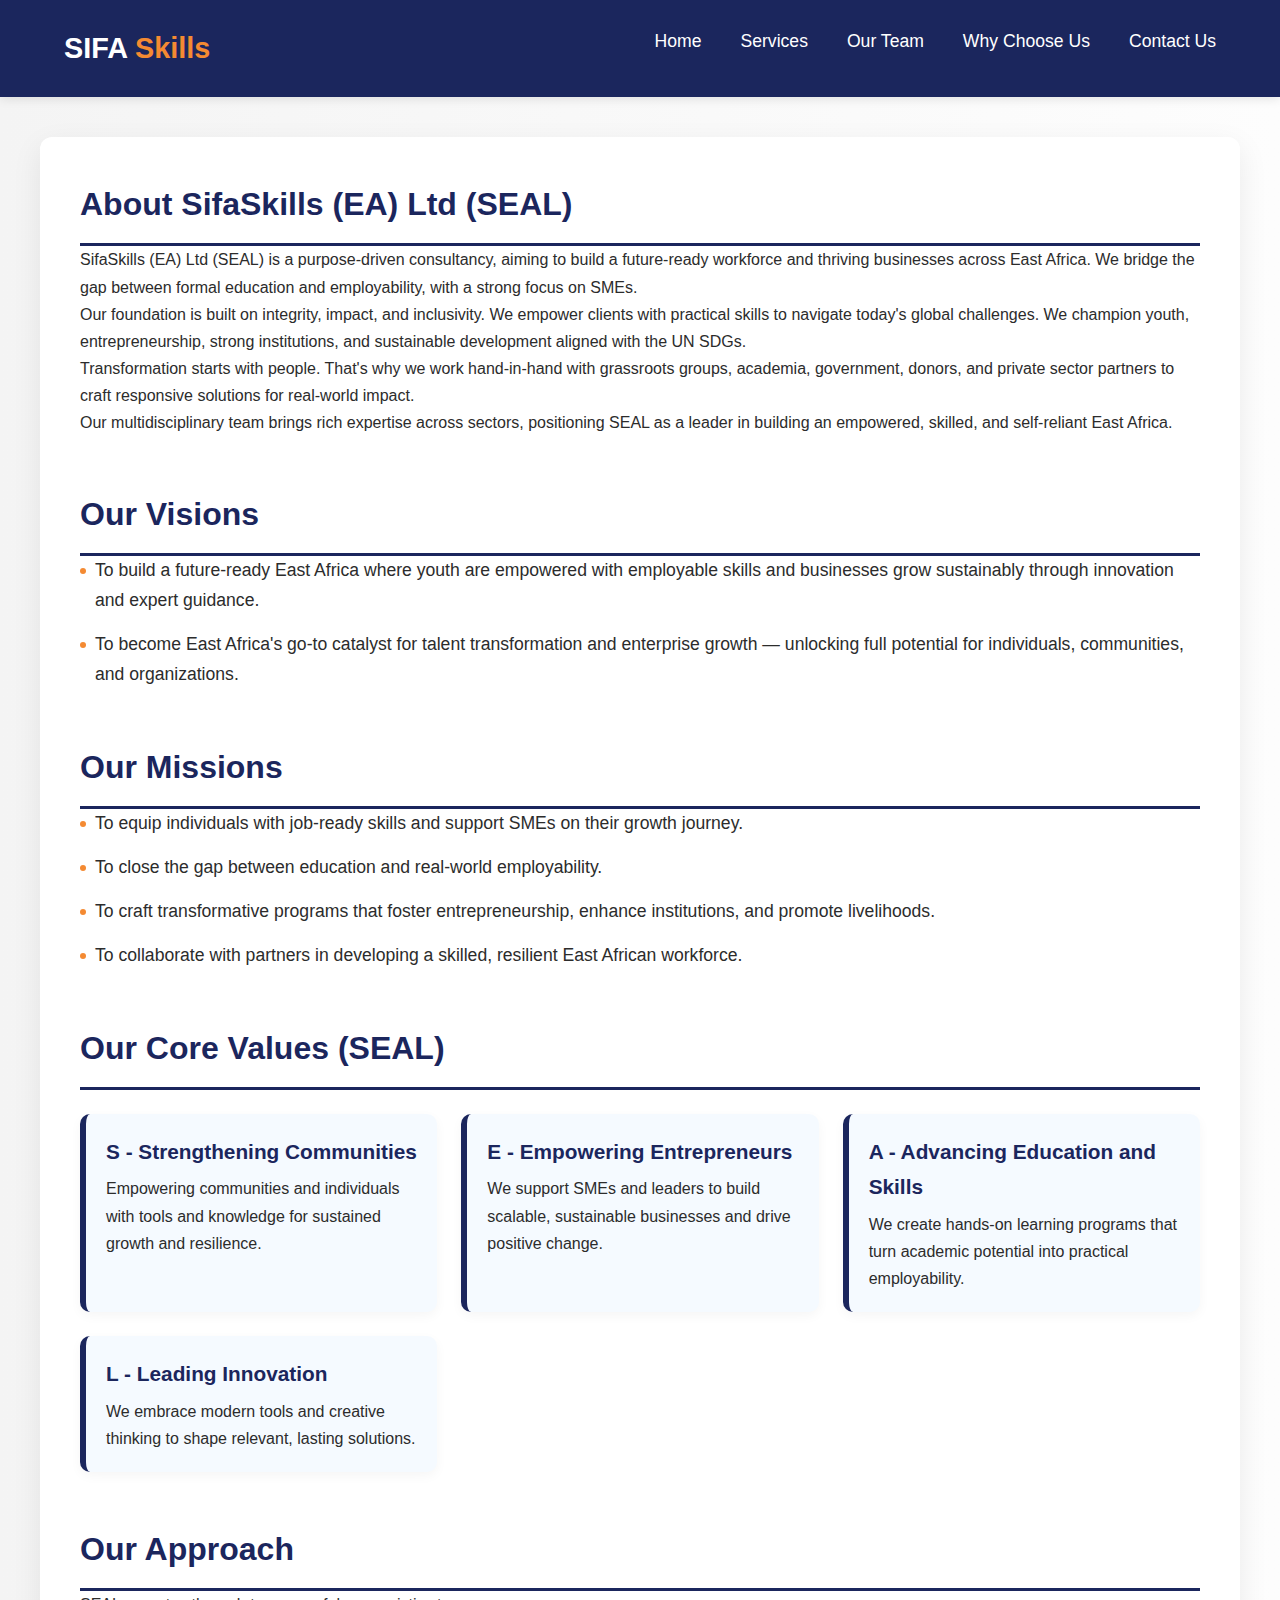
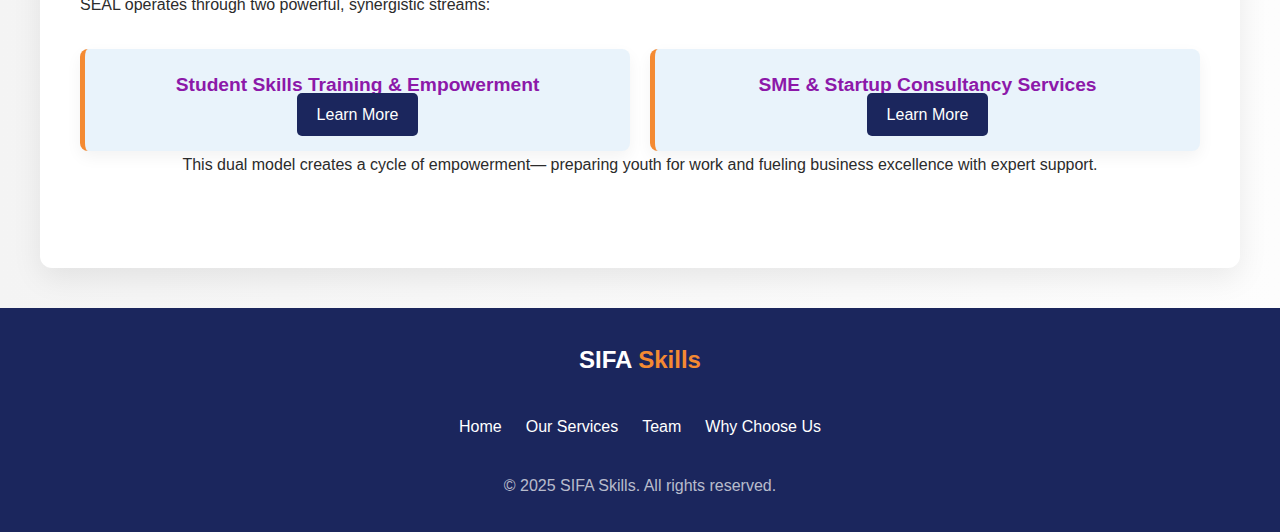
<file: about.html>
<!DOCTYPE html>
<html lang="en">
<head>
  <meta charset="UTF-8" />
  <meta name="viewport" content="width=device-width, initial-scale=1.0"/>
  <link rel="stylesheet" href="style.css" />
  <title>About SifaSkills</title>

</head>
<body>
    <!-- Header -->
    <header class="sifa-header">
        <div class="sifa-container">
            <nav class="sifa-navigation">
                <a href="#" class="sifa-logo">SIFA <span>Skills</span></a>
            <button class="hamburger" id="hamburger" aria-label="Toggle menu">
            <span class="bar"></span>
            <span class="bar"></span>
            <span class="bar"></span>
            </button>
                <ul class="sifa-nav-list">
                    <li class="sifa-nav-item"><a href="index.html" class="sifa-nav-link">Home</a></li>
                    <li class="sifa-nav-item"><a href="services.html" class="sifa-nav-link">Services</a></li>
                    <li class="sifa-nav-item"><a href="team.html" class="sifa-nav-link">Our Team</a></li>                        
                    <li class="sifa-nav-item"><a href="Whyus.html" class="sifa-nav-link">Why Choose Us</a></li>
                    <li class="sifa-nav-item"><a href="contact.html" class="sifa-nav-link">Contact Us</a></li>                                    
                </ul>
            </nav>
        </div>
    </header>
<!-- About Us -->
  <div class="container">

    <section id="sifaskills-overview" aria-labelledby="sifaskills-overview-heading">
      <h2 id="sifaskills-overview-heading">About SifaSkills (EA) Ltd (SEAL)</h2>
      <p>SifaSkills (EA) Ltd (SEAL) is a purpose-driven consultancy, aiming to build a future-ready workforce and thriving businesses across East Africa. We bridge the gap between formal education and employability, with a strong focus on SMEs.</p>
      <p>Our foundation is built on integrity, impact, and inclusivity. We empower clients with practical skills to navigate today's global challenges. We champion youth, entrepreneurship, strong institutions, and sustainable development aligned with the UN SDGs.</p>
      <p>Transformation starts with people. That's why we work hand-in-hand with grassroots groups, academia, government, donors, and private sector partners to craft responsive solutions for real-world impact.</p>
      <p>Our multidisciplinary team brings rich expertise across sectors, positioning SEAL as a leader in building an empowered, skilled, and self-reliant East Africa.</p>
    </section>
<!-- Vision -->
    <section id="sifaskills-vision-statements" aria-labelledby="sifaskills-vision-statements-heading">
      <h2 id="sifaskills-vision-statements-heading">Our Visions</h2>
      <ul>
        <li>To build a future-ready East Africa where youth are empowered with employable skills and businesses grow sustainably through innovation and expert guidance.</li>
        <li>To become East Africa's go-to catalyst for talent transformation and enterprise growth — unlocking full potential for individuals, communities, and organizations.</li>
      </ul>
    </section>
<!-- Mission -->
    <section id="sifaskills-mission-statements" aria-labelledby="sifaskills-mission-statements-heading">
      <h2 id="sifaskills-mission-statements-heading">Our Missions</h2>
      <ul>
        <li>To equip individuals with job-ready skills and support SMEs on their growth journey.</li>
        <li>To close the gap between education and real-world employability.</li>
        <li>To craft transformative programs that foster entrepreneurship, enhance institutions, and promote livelihoods.</li>
        <li>To collaborate with partners in developing a skilled, resilient East African workforce.</li>
      </ul>
    </section>
<!-- Core Values -->
    <section id="sifaskills-core-principles" aria-labelledby="sifaskills-core-principles-heading">
      <h2 id="sifaskills-core-principles-heading">Our Core Values (SEAL)</h2>
      <div class="core-values-grid">
        <div class="core-value-item">
          <strong>S - Strengthening Communities</strong>
          <p>Empowering communities and individuals with tools and knowledge for sustained growth and resilience.</p>
        </div>
        <div class="core-value-item">
          <strong>E - Empowering Entrepreneurs</strong>
          <p>We support SMEs and leaders to build scalable, sustainable businesses and drive positive change.</p>
        </div>
        <div class="core-value-item">
          <strong>A - Advancing Education and Skills</strong>
          <p>We create hands-on learning programs that turn academic potential into practical employability.</p>
        </div>
        <div class="core-value-item">
          <strong>L - Leading Innovation</strong>
          <p>We embrace modern tools and creative thinking to shape relevant, lasting solutions.</p>
        </div>
      </div>
    </section>
<!-- Our Approach -->
    <section id="sifaskills-operational-approach" aria-labelledby="sifaskills-operational-approach-heading">
      <h2 id="sifaskills-operational-approach-heading">Our Approach</h2>
      <p>SEAL operates through two powerful, synergistic streams:</p>
      <div class="approach-streams">
        <div class="approach-stream">
          <h4>Student Skills Training & Empowerment</h4>
          <div class="learn-more-link">
            <a href="services.html">Learn More</a>
          </div>
        </div>
        <div class="approach-stream">
          <h4>SME & Startup Consultancy Services</h4>
          <div class="learn-more-link">
            <a href="services.html">Learn More</a>
          </div>
        </div>
      </div>
      <p style="text-align: center;">This dual model creates a cycle of empowerment— preparing youth for work and fueling business excellence with expert support.</p>
    </section>

  </div>
        <!-- Footer -->
    <footer class="sifa-footer">
        <div class="sifa-container">
            <div class="sifa-footer-container">
                <div class="sifa-footer-logo">SIFA <span>Skills</span></div>
                <div class="sifa-footer-links">
                    <a href="#" class="sifa-footer-link">Home</a>
                    <a href="#" class="sifa-footer-link">Our Services</a>
                    <a href="#" class="sifa-footer-link">Team</a>
                    <a href="#" class="sifa-footer-link">Why Choose Us </a>
                </div>
                <div class="sifa-copyright">© 2025 SIFA Skills. All rights reserved.</div>
            </div>
        </div>
    </footer>
      <script src="script.js"></script>
</body>
</html>
</file>
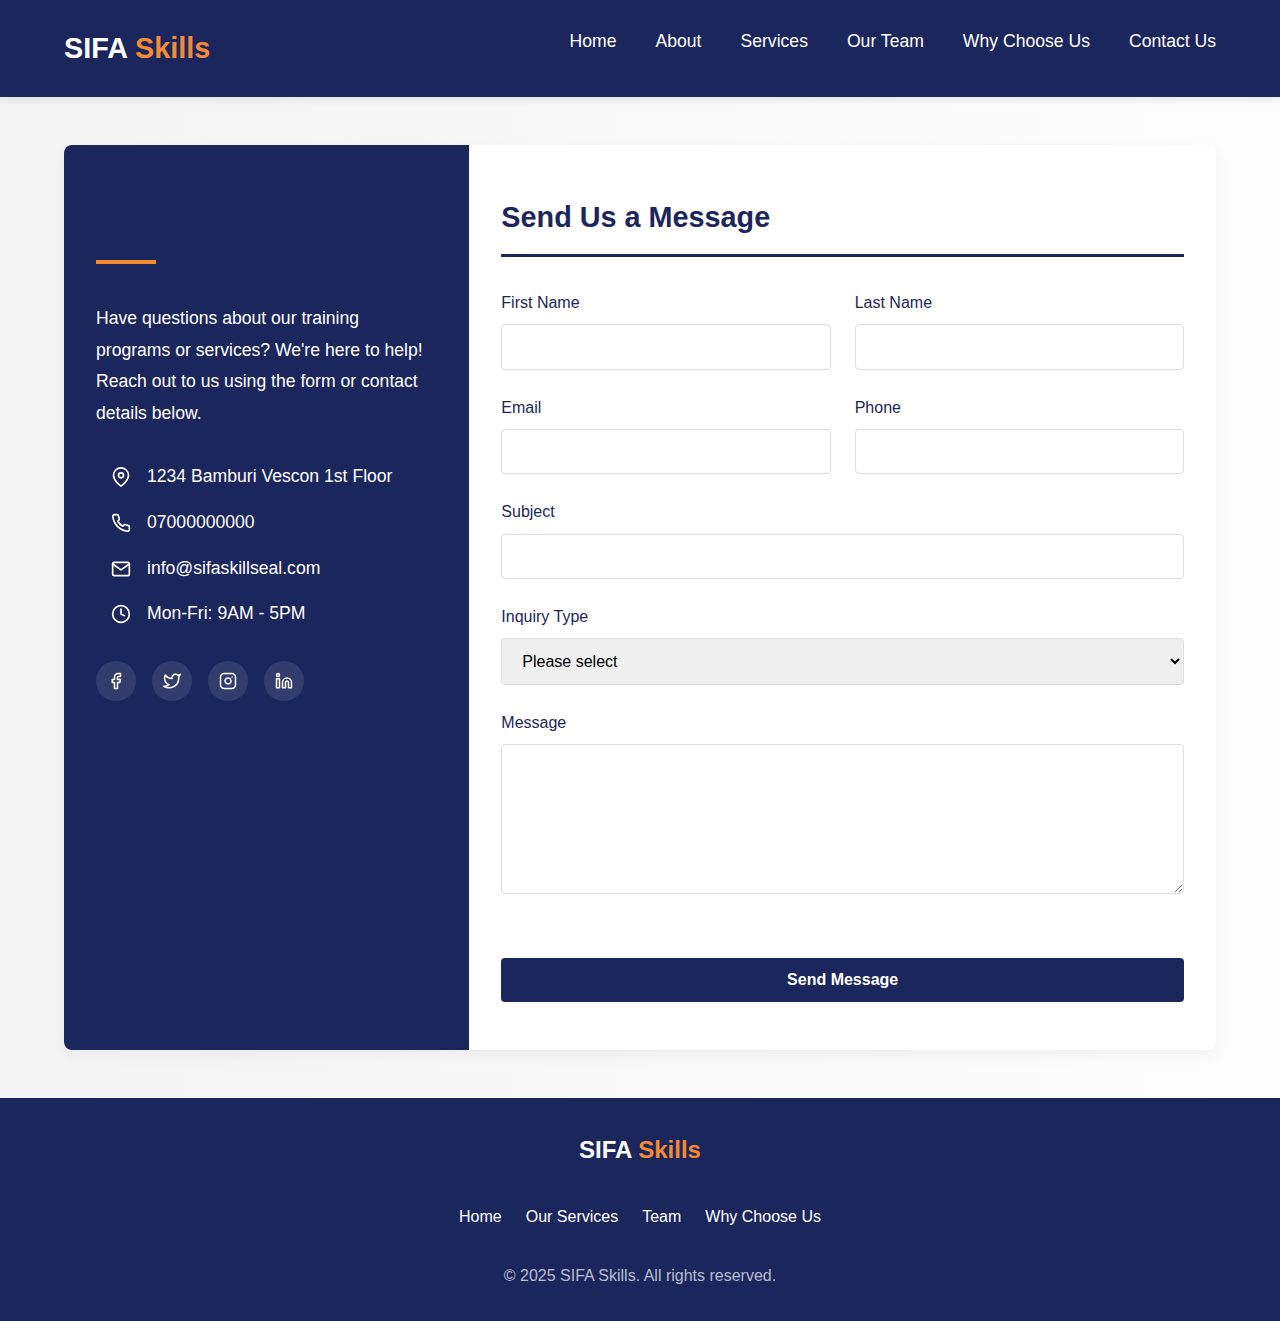
<file: contact.html>
<!DOCTYPE html>
<html lang="en">
<head>
    <meta charset="UTF-8">
    <meta name="viewport" content="width=device-width, initial-scale=1.0">
    <link rel="stylesheet" href="style.css">
    <title>SIFA Skills - Contact Us</title>

</head>
<body>
    <!-- Header -->
    <header class="sifa-header">
        <div class="sifa-container">
            <nav class="sifa-navigation">
                <a href="#" class="sifa-logo">SIFA <span>Skills</span></a>
            <button class="hamburger" id="hamburger" aria-label="Toggle menu">
            <span class="bar"></span>
            <span class="bar"></span>
            <span class="bar"></span>
            </button>
                <ul class="sifa-nav-list">
                    <li class="sifa-nav-item"><a href="index.html" class="sifa-nav-link">Home</a></li>
                    <li class="sifa-nav-item"><a href="about.html" class="sifa-nav-link">About</a></li>
                    <li class="sifa-nav-item"><a href="services.html" class="sifa-nav-link">Services</a></li>
                    <li class="sifa-nav-item"><a href="team.html" class="sifa-nav-link">Our Team</a></li>                        
                    <li class="sifa-nav-item"><a href="Whyus.html" class="sifa-nav-link">Why Choose Us</a></li>
                    <li class="sifa-nav-item"><a href="contact.html" class="sifa-nav-link">Contact Us</a></li>                                    
                </ul>
            </nav>
        </div>
    </header>

    <!-- Main Content -->
    <main class="sifa-main">
        <div class="sifa-container">
            <div class="sifa-contact-wrapper">
                <!-- Contact Information -->
                <div class="sifa-contact-info">
                    <h2 class="sifa-contact-title">Get in Touch</h2>
                    <p class="sifa-contact-text">
                        Have questions about our training programs or services? We're here to help! Reach out to us using the form or contact details below.
                    </p>
                    <ul class="sifa-contact-details">
                        <li class="sifa-contact-item">
                            <svg class="sifa-contact-icon" xmlns="http://www.w3.org/2000/svg" viewBox="0 0 24 24" fill="none" stroke="currentColor" stroke-width="2" stroke-linecap="round" stroke-linejoin="round">
                                <path d="M21 10c0 7-9 13-9 13s-9-6-9-13a9 9 0 0 1 18 0z"></path>
                                <circle cx="12" cy="10" r="3"></circle>
                            </svg>
                            <span>1234 Bamburi Vescon 1st Floor</span>
                        </li>
                        <li class="sifa-contact-item">
                            <svg class="sifa-contact-icon" xmlns="http://www.w3.org/2000/svg" viewBox="0 0 24 24" fill="none" stroke="currentColor" stroke-width="2" stroke-linecap="round" stroke-linejoin="round">
                                <path d="M22 16.92v3a2 2 0 0 1-2.18 2 19.79 19.79 0 0 1-8.63-3.07 19.5 19.5 0 0 1-6-6 19.79 19.79 0 0 1-3.07-8.67A2 2 0 0 1 4.11 2h3a2 2 0 0 1 2 1.72 12.84 12.84 0 0 0 .7 2.81 2 2 0 0 1-.45 2.11L8.09 9.91a16 16 0 0 0 6 6l1.27-1.27a2 2 0 0 1 2.11-.45 12.84 12.84 0 0 0 2.81.7A2 2 0 0 1 22 16.92z"></path>
                            </svg>
                            <span>07000000000</span>
                        </li>
                        <li class="sifa-contact-item">
                            <svg class="sifa-contact-icon" xmlns="http://www.w3.org/2000/svg" viewBox="0 0 24 24" fill="none" stroke="currentColor" stroke-width="2" stroke-linecap="round" stroke-linejoin="round">
                                <path d="M4 4h16c1.1 0 2 .9 2 2v12c0 1.1-.9 2-2 2H4c-1.1 0-2-.9-2-2V6c0-1.1.9-2 2-2z"></path>
                                <polyline points="22,6 12,13 2,6"></polyline>
                            </svg>
                            <span>info@sifaskillseal.com</span>
                        </li>
                        <li class="sifa-contact-item">
                            <svg class="sifa-contact-icon" xmlns="http://www.w3.org/2000/svg" viewBox="0 0 24 24" fill="none" stroke="currentColor" stroke-width="2" stroke-linecap="round" stroke-linejoin="round">
                                <circle cx="12" cy="12" r="10"></circle>
                                <polyline points="12 6 12 12 16 14"></polyline>
                            </svg>
                            <span>Mon-Fri: 9AM - 5PM</span>
                        </li>
                    </ul>
                    <div class="sifa-social-links">
                        <a href="#" class="sifa-social-link">
                            <svg xmlns="http://www.w3.org/2000/svg" width="18" height="18" viewBox="0 0 24 24" fill="none" stroke="currentColor" stroke-width="2" stroke-linecap="round" stroke-linejoin="round">
                                <path d="M18 2h-3a5 5 0 0 0-5 5v3H7v4h3v8h4v-8h3l1-4h-4V7a1 1 0 0 1 1-1h3z"></path>
                            </svg>
                        </a>
                        <a href="#" class="sifa-social-link">
                            <svg xmlns="http://www.w3.org/2000/svg" width="18" height="18" viewBox="0 0 24 24" fill="none" stroke="currentColor" stroke-width="2" stroke-linecap="round" stroke-linejoin="round">
                                <path d="M23 3a10.9 10.9 0 0 1-3.14 1.53 4.48 4.48 0 0 0-7.86 3v1A10.66 10.66 0 0 1 3 4s-4 9 5 13a11.64 11.64 0 0 1-7 2c9 5 20 0 20-11.5a4.5 4.5 0 0 0-.08-.83A7.72 7.72 0 0 0 23 3z"></path>
                            </svg>
                        </a>
                        <a href="#" class="sifa-social-link">
                            <svg xmlns="http://www.w3.org/2000/svg" width="18" height="18" viewBox="0 0 24 24" fill="none" stroke="currentColor" stroke-width="2" stroke-linecap="round" stroke-linejoin="round">
                                <rect x="2" y="2" width="20" height="20" rx="5" ry="5"></rect>
                                <path d="M16 11.37A4 4 0 1 1 12.63 8 4 4 0 0 1 16 11.37z"></path>
                                <line x1="17.5" y1="6.5" x2="17.51" y2="6.5"></line>
                            </svg>
                        </a>
                        <a href="#" class="sifa-social-link">
                            <svg xmlns="http://www.w3.org/2000/svg" width="18" height="18" viewBox="0 0 24 24" fill="none" stroke="currentColor" stroke-width="2" stroke-linecap="round" stroke-linejoin="round">
                                <path d="M16 8a6 6 0 0 1 6 6v7h-4v-7a2 2 0 0 0-2-2 2 2 0 0 0-2 2v7h-4v-7a6 6 0 0 1 6-6z"></path>
                                <rect x="2" y="9" width="4" height="12"></rect>
                                <circle cx="4" cy="4" r="2"></circle>
                            </svg>
                        </a>
                    </div>
                </div>
                
                <!-- Contact Form -->
                <div class="sifa-contact-form-container">
                    <h2 class="sifa-form-title">Send Us a Message</h2>
                    <form id="sifa-contact-form" class="sifa-contact-form">
                        <div class="sifa-form-group">
                            <label for="sifa-first-name" class="sifa-form-label">First Name</label>
                            <input type="text" id="sifa-first-name" class="sifa-form-input" required>
                        </div>
                        
                        <div class="sifa-form-group">
                            <label for="sifa-last-name" class="sifa-form-label">Last Name</label>
                            <input type="text" id="sifa-last-name" class="sifa-form-input" required>
                        </div>
                        
                        <div class="sifa-form-group">
                            <label for="sifa-email" class="sifa-form-label">Email</label>
                            <input type="email" id="sifa-email" class="sifa-form-input" required>
                        </div>
                        
                        <div class="sifa-form-group">
                            <label for="sifa-phone" class="sifa-form-label">Phone</label>
                            <input type="tel" id="sifa-phone" class="sifa-form-input">
                        </div>
                        
                        <div class="sifa-form-group sifa-form-group-full">
                            <label for="sifa-subject" class="sifa-form-label">Subject</label>
                            <input type="text" id="sifa-subject" class="sifa-form-input" required>
                        </div>
                        
                        <div class="sifa-form-group sifa-form-group-full">
                            <label for="sifa-inquiry-type" class="sifa-form-label">Inquiry Type</label>
                            <select id="sifa-inquiry-type" class="sifa-form-select" required>
                                <option value="">Please select</option>
                                <option value="services-info">Student Training</option>
                                <option value="enrollment">Empowerment</option>
                                <option value="Startup">Startup Services</option>
                                <option value="SME">Small & Medium Enterprises</option>
                                <option value="technical">Technical Support</option>
                                <option value="other">Other</option>
                            </select>
                        </div>
                        
                        <div class="sifa-form-group sifa-form-group-full">
                            <label for="sifa-message" class="sifa-form-label">Message</label>
                            <textarea id="sifa-message" class="sifa-form-textarea" required></textarea>
                        </div>
                        
                        <div id="sifa-form-message" class="sifa-form-message"></div>
                        
                        <button type="submit" class="sifa-submit-btn">Send Message</button>
                    </form>
                </div>
            </div>
        </div>
    </main>
    
    <!-- Footer -->
    <footer class="sifa-footer">
        <div class="sifa-container">
            <div class="sifa-footer-container">
                <div class="sifa-footer-logo">SIFA <span>Skills</span></div>
                <div class="sifa-footer-links">
                    <a href="#" class="sifa-footer-link">Home</a>
                    <a href="#" class="sifa-footer-link">Our Services</a>
                    <a href="#" class="sifa-footer-link">Team</a>
                    <a href="#" class="sifa-footer-link">Why Choose Us </a>
                </div>
                <div class="sifa-copyright">© 2025 SIFA Skills. All rights reserved.</div>
            </div>
        </div>
    </footer>
    <script src="script.js"></script>
    <script>
        document.addEventListener('DOMContentLoaded', function() {
            const sifaForm = document.getElementById('sifa-contact-form');
            const sifaFormMessage = document.getElementById('sifa-form-message');
            
            sifaForm.addEventListener('submit', function(e) {
                e.preventDefault();
                
                // Simulate form submission (in a real application, you would send data to server)
                const formData = new FormData(sifaForm);
                let isValid = true;
                
                // Simple validation
                for (const [key, value] of formData.entries()) {
                    const input = document.getElementById(key);
                    if (input && input.hasAttribute('required') && !value) {
                        isValid = false;
                        break;
                    }
                }
                
                // Display message based on validation
                sifaFormMessage.style.display = 'block';
                
                if (isValid) {
                    sifaFormMessage.className = 'sifa-form-message sifa-success';
                    sifaFormMessage.textContent = 'Your message has been sent successfully! We will get back to you soon.';
                    sifaForm.reset();
                } else {
                    sifaFormMessage.className = 'sifa-form-message sifa-error';
                    sifaFormMessage.textContent = 'Please fill in all required fields.';
                }
                
                // Hide message after 5 seconds
                setTimeout(() => {
                    sifaFormMessage.style.display = 'none';
                }, 5000);
            });
        });
    </script>
</body>
</html>
</file>
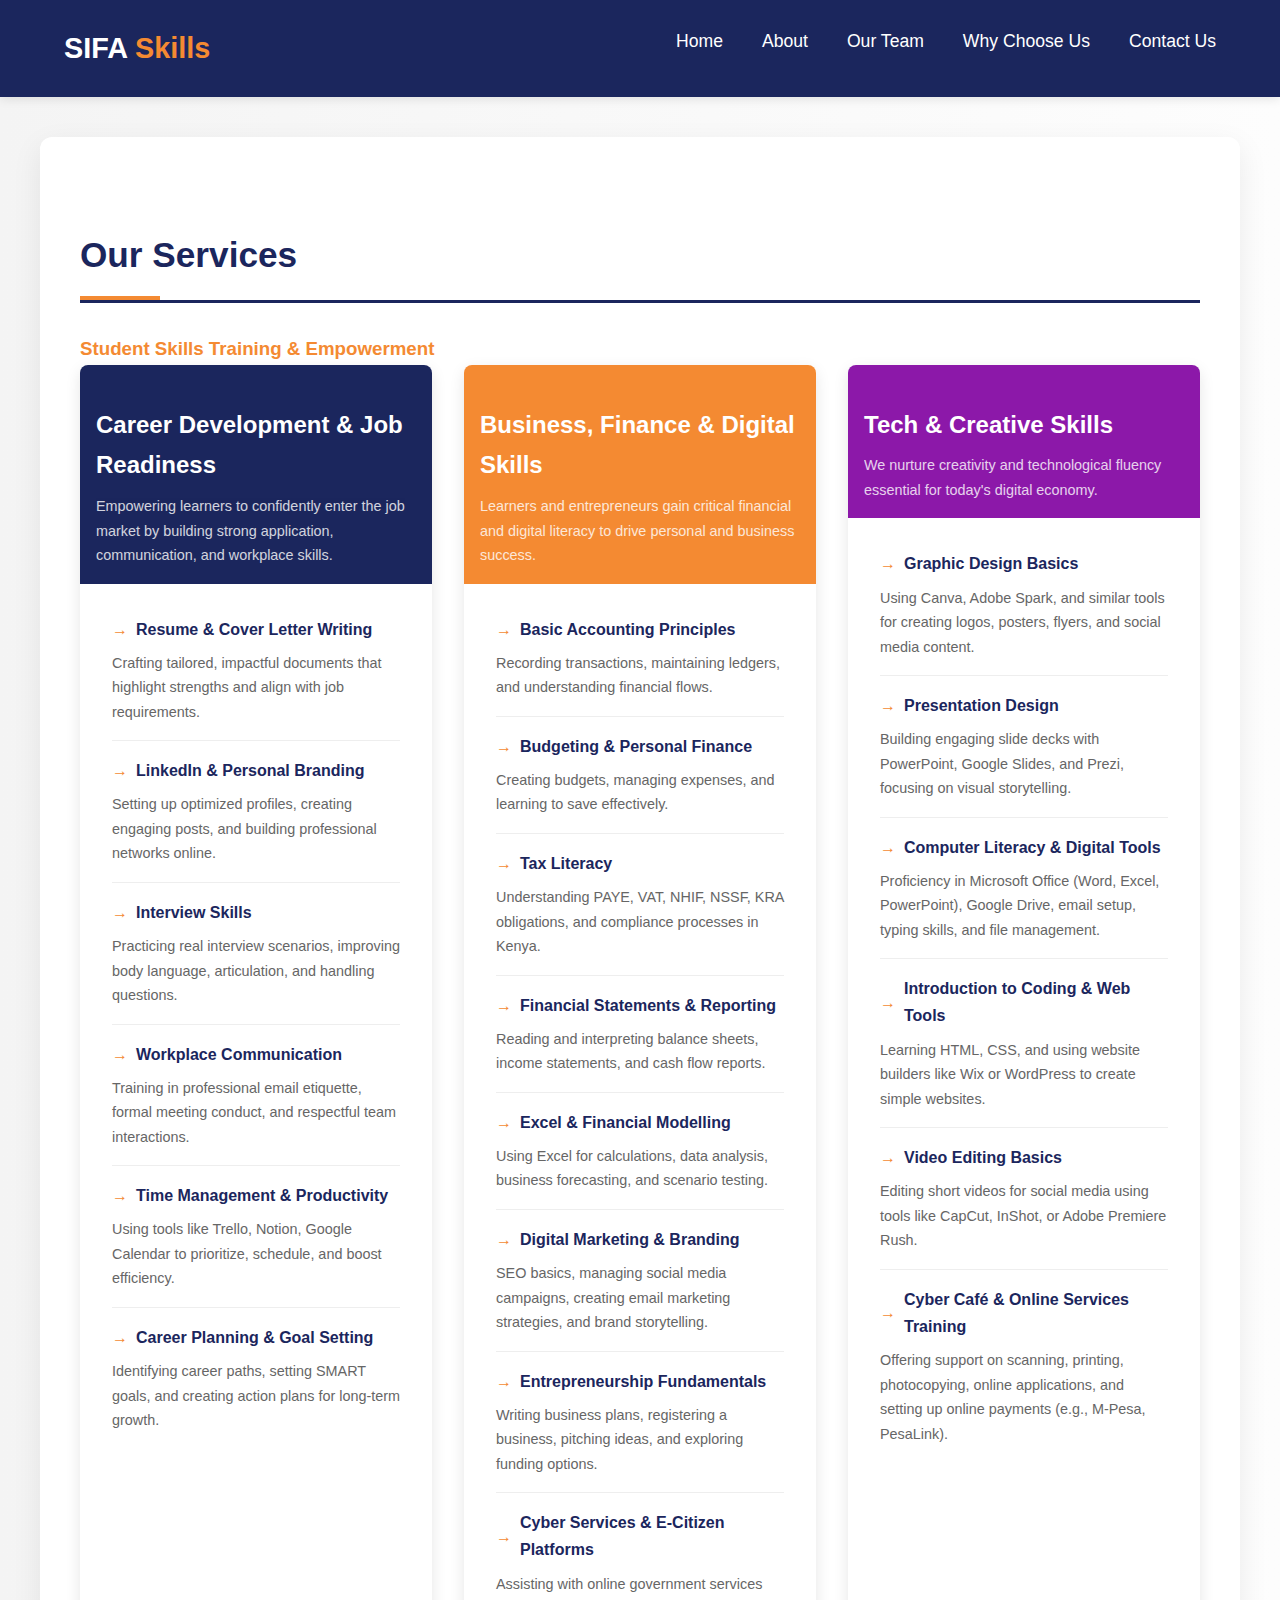
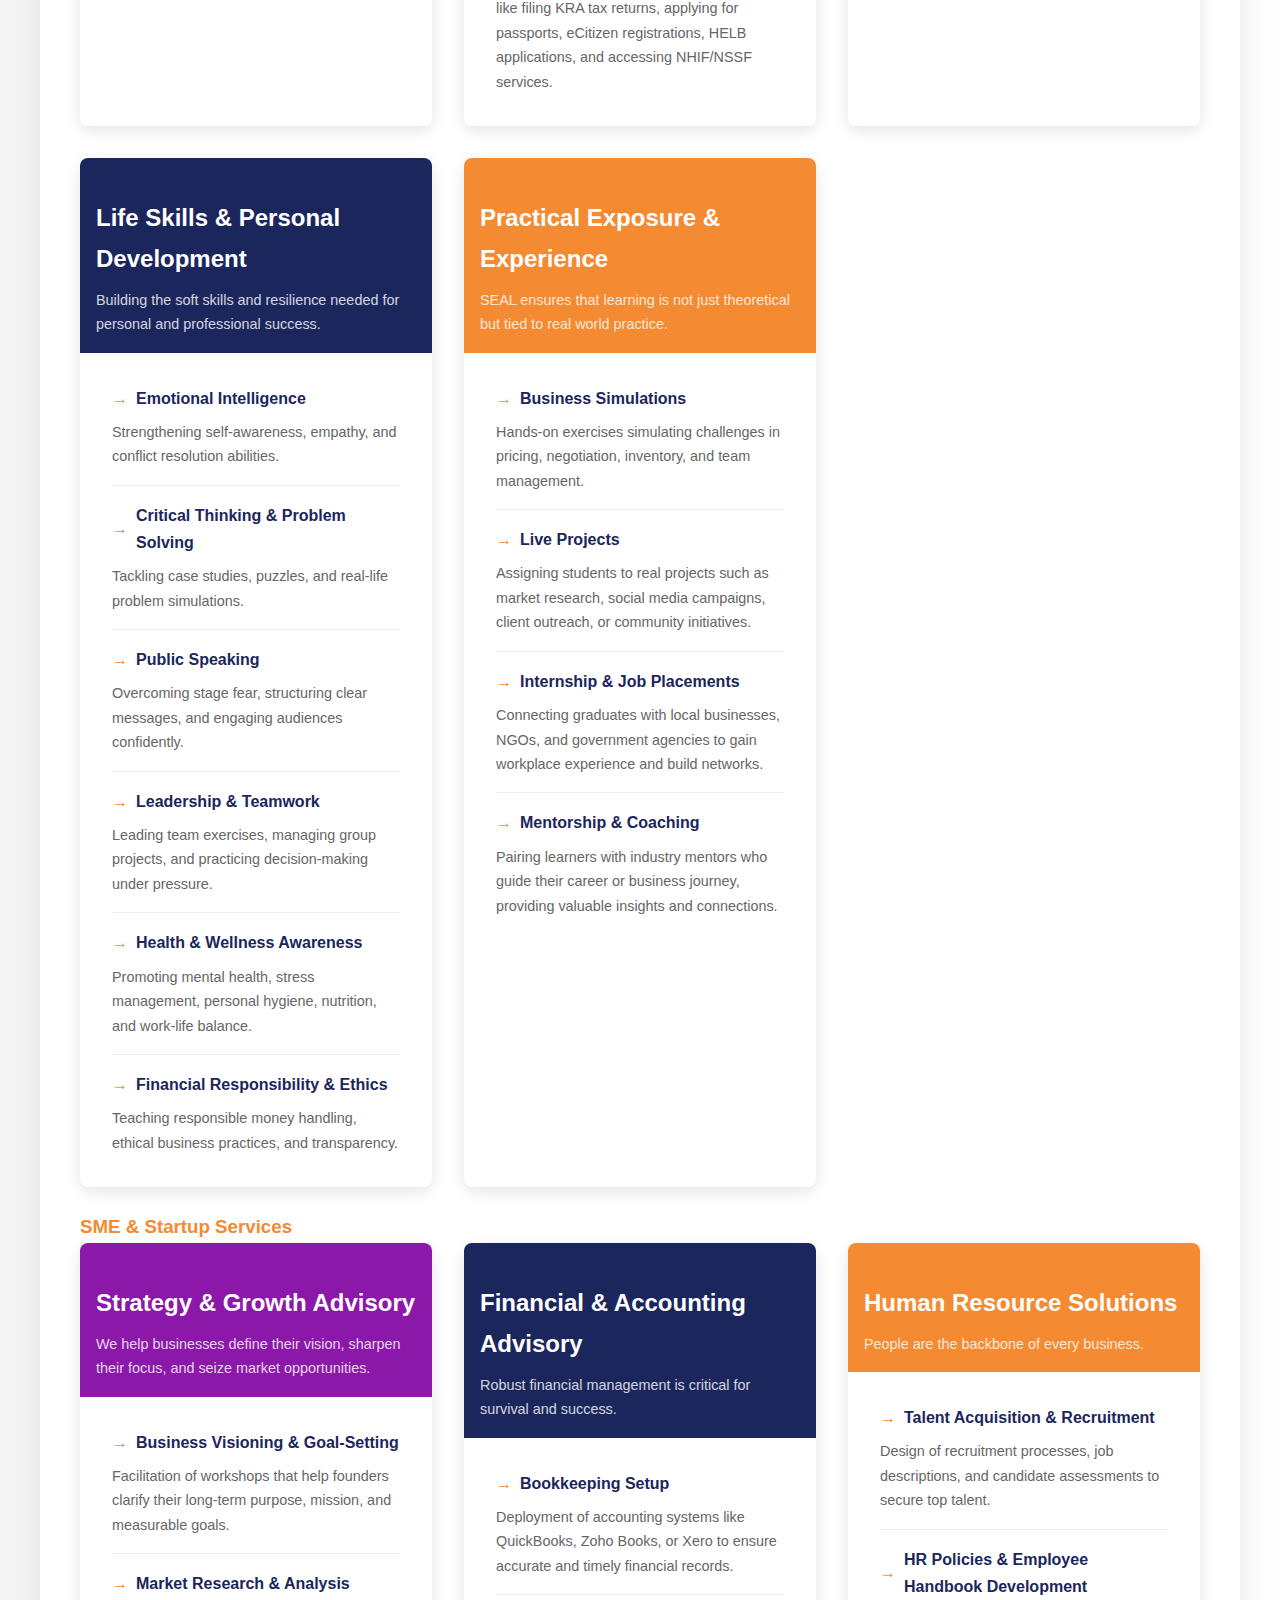
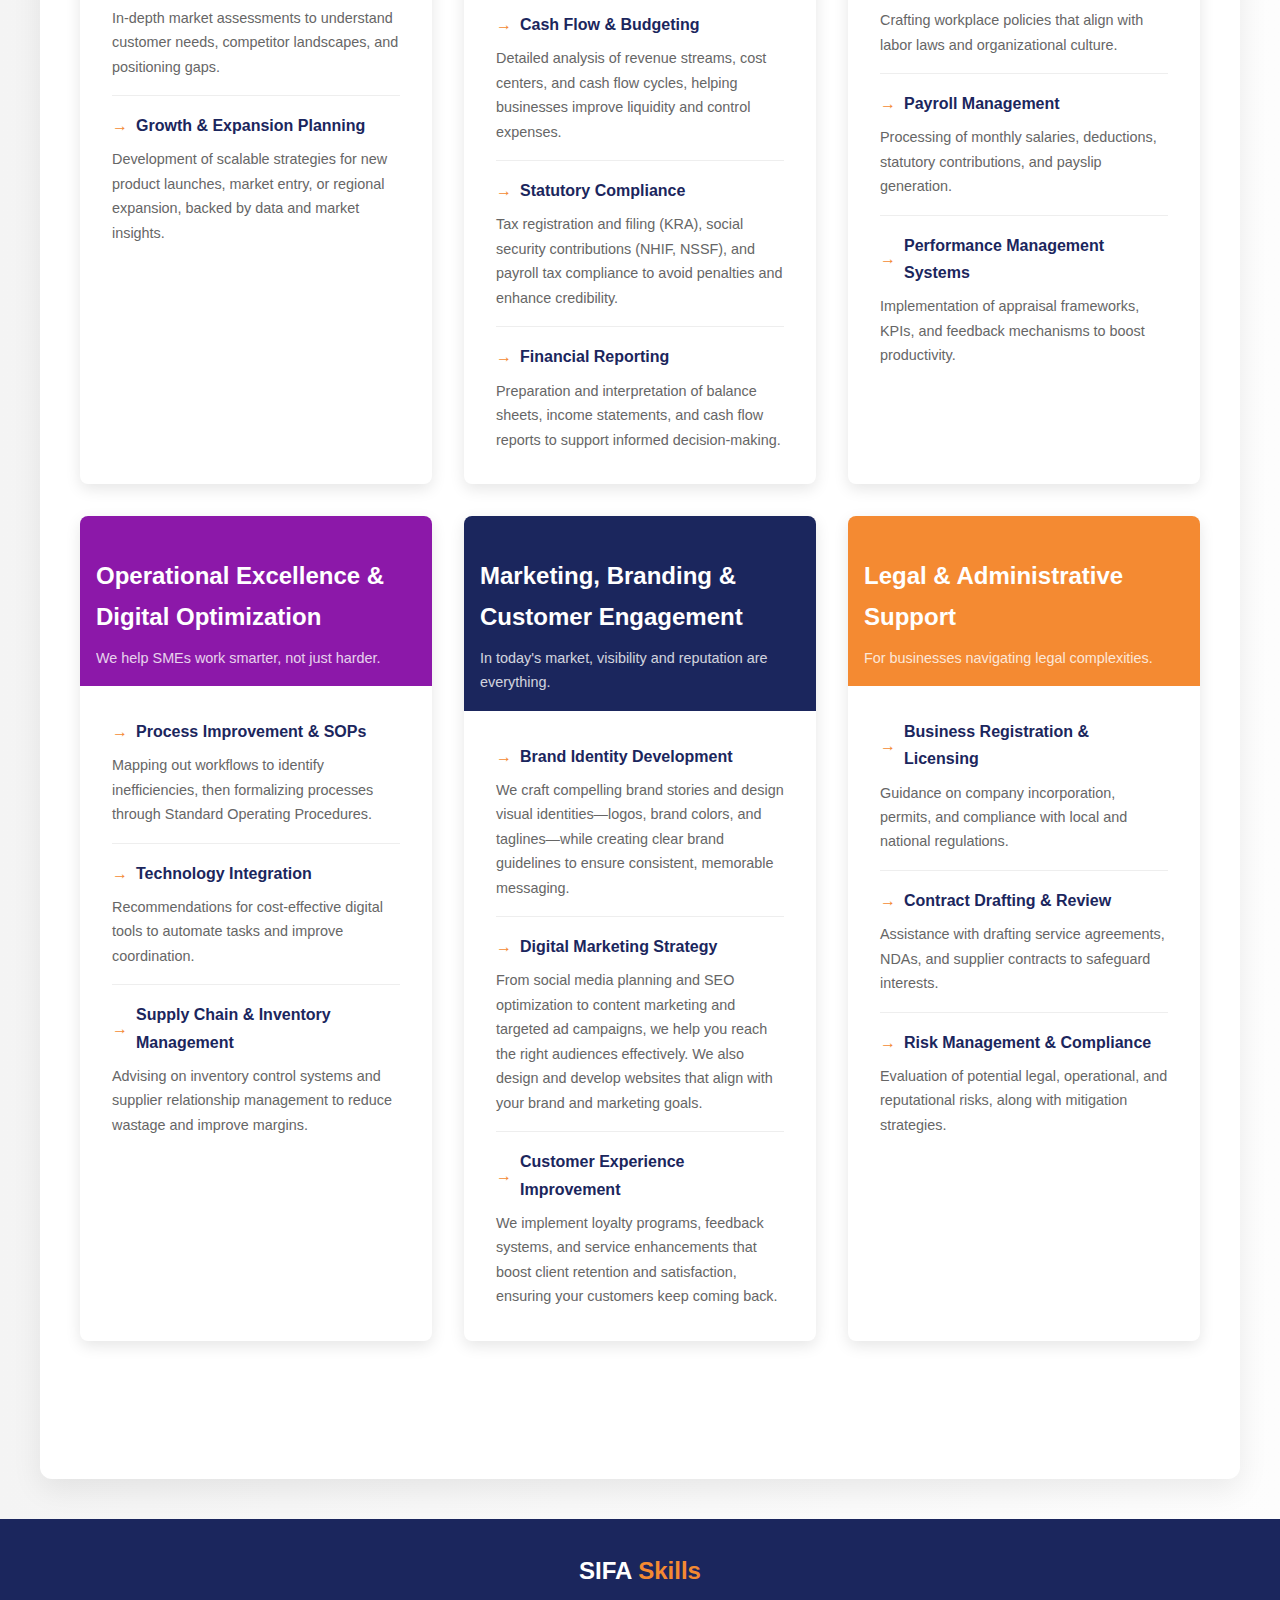
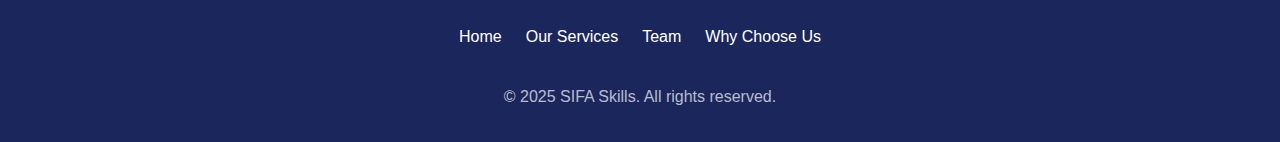
<file: services.html>
<!DOCTYPE html>
<html lang="en">
<head>
    <meta charset="UTF-8">
    <meta name="viewport" content="width=device-width, initial-scale=1.0">
    <link rel="stylesheet" href="style.css">
    <title>SifaSkills - Services</title>

</head>
<body>
    <!-- Header -->
    <header class="sifa-header">
        <div class="sifa-container">
            <nav class="sifa-navigation">
                <a href="#" class="sifa-logo">SIFA <span>Skills</span></a>
            <button class="hamburger" id="hamburger" aria-label="Toggle menu">
            <span class="bar"></span>
            <span class="bar"></span>
            <span class="bar"></span>
            </button>
                <ul class="sifa-nav-list">
                    <li class="sifa-nav-item"><a href="index.html" class="sifa-nav-link">Home</a></li>
                    <li class="sifa-nav-item"><a href="about.html" class="sifa-nav-link">About</a></li>
                    <li class="sifa-nav-item"><a href="team.html" class="sifa-nav-link">Our Team</a></li>                        
                    <li class="sifa-nav-item"><a href="Whyus.html" class="sifa-nav-link">Why Choose Us</a></li>
                    <li class="sifa-nav-item"><a href="contact.html" class="sifa-nav-link">Contact Us</a></li>                                    
                </ul>
            </nav>
        </div>
    </header>
    <!-- Our Services -->
    <div class="container">
        <section id="services" class="services-section">
            <h2 class="section-title">Our Services</h2>
            
            <div class="services-wrapper">
                <!-- Student Skills Training & Empowerment -->
                <h3 class="services-category-title">Student Skills Training & Empowerment</h3>
                <div class="services-container student-services">
                    <div id="student-skills" class="service-category career-services">
                        <div class="service-header">
                            <h3>Career Development & Job Readiness</h3>
                            <p>Empowering learners to confidently enter the job market by building strong application, communication, and workplace skills.</p>
                        </div>
                        <div class="service-body">
                            <div class="service-item resume-service">
                                <h4>Resume & Cover Letter Writing</h4>
                                <p>Crafting tailored, impactful documents that highlight strengths and align with job requirements.</p>
                            </div>
                            <div class="service-item linkedin-service">
                                <h4>LinkedIn & Personal Branding</h4>
                                <p>Setting up optimized profiles, creating engaging posts, and building professional networks online.</p>
                            </div>
                            <div class="service-item interview-service">
                                <h4>Interview Skills</h4>
                                <p>Practicing real interview scenarios, improving body language, articulation, and handling questions.</p>
                            </div>
                            <div class="service-item communication-service">
                                <h4>Workplace Communication</h4>
                                <p>Training in professional email etiquette, formal meeting conduct, and respectful team interactions.</p>
                            </div>
                            <div class="service-item time-management-service">
                                <h4>Time Management & Productivity</h4>
                                <p>Using tools like Trello, Notion, Google Calendar to prioritize, schedule, and boost efficiency.</p>
                            </div>
                            <div class="service-item career-planning-service">
                                <h4>Career Planning & Goal Setting</h4>
                                <p>Identifying career paths, setting SMART goals, and creating action plans for long-term growth.</p>
                            </div>
                        </div>
                    </div>
                    
                    <div id="business-finance" class="service-category business-finance-services">
                        <div class="service-header">
                            <h3>Business, Finance & Digital Skills</h3>
                            <p>Learners and entrepreneurs gain critical financial and digital literacy to drive personal and business success.</p>
                        </div>
                        <div class="service-body">
                            <div class="service-item accounting-service">
                                <h4>Basic Accounting Principles</h4>
                                <p>Recording transactions, maintaining ledgers, and understanding financial flows.</p>
                            </div>
                            <div class="service-item budgeting-service">
                                <h4>Budgeting & Personal Finance</h4>
                                <p>Creating budgets, managing expenses, and learning to save effectively.</p>
                            </div>
                            <div class="service-item tax-service">
                                <h4>Tax Literacy</h4>
                                <p>Understanding PAYE, VAT, NHIF, NSSF, KRA obligations, and compliance processes in Kenya.</p>
                            </div>
                            <div class="service-item financial-statements-service">
                                <h4>Financial Statements & Reporting</h4>
                                <p>Reading and interpreting balance sheets, income statements, and cash flow reports.</p>
                            </div>
                            <div class="service-item excel-service">
                                <h4>Excel & Financial Modelling</h4>
                                <p>Using Excel for calculations, data analysis, business forecasting, and scenario testing.</p>
                            </div>
                            <div class="service-item digital-marketing-service">
                                <h4>Digital Marketing & Branding</h4>
                                <p>SEO basics, managing social media campaigns, creating email marketing strategies, and brand storytelling.</p>
                            </div>
                            <div class="service-item entrepreneurship-service">
                                <h4>Entrepreneurship Fundamentals</h4>
                                <p>Writing business plans, registering a business, pitching ideas, and exploring funding options.</p>
                            </div>
                            <div class="service-item cyber-services">
                                <h4>Cyber Services & E-Citizen Platforms</h4>
                                <p>Assisting with online government services like filing KRA tax returns, applying for passports, eCitizen registrations, HELB applications, and accessing NHIF/NSSF services.</p>
                            </div>
                        </div>
                    </div>
                    
                    <div id="tech-creative" class="service-category tech-creative-services">
                        <div class="service-header">
                            <h3>Tech & Creative Skills</h3>
                            <p>We nurture creativity and technological fluency essential for today's digital economy.</p>
                        </div>
                        <div class="service-body">
                            <div class="service-item graphic-design-service">
                                <h4>Graphic Design Basics</h4>
                                <p>Using Canva, Adobe Spark, and similar tools for creating logos, posters, flyers, and social media content.</p>
                            </div>
                            <div class="service-item presentation-service">
                                <h4>Presentation Design</h4>
                                <p>Building engaging slide decks with PowerPoint, Google Slides, and Prezi, focusing on visual storytelling.</p>
                            </div>
                            <div class="service-item computer-literacy-service">
                                <h4>Computer Literacy & Digital Tools</h4>
                                <p>Proficiency in Microsoft Office (Word, Excel, PowerPoint), Google Drive, email setup, typing skills, and file management.</p>
                            </div>
                            <div class="service-item coding-service">
                                <h4>Introduction to Coding & Web Tools</h4>
                                <p>Learning HTML, CSS, and using website builders like Wix or WordPress to create simple websites.</p>
                            </div>
                            <div class="service-item video-editing-service">
                                <h4>Video Editing Basics</h4>
                                <p>Editing short videos for social media using tools like CapCut, InShot, or Adobe Premiere Rush.</p>
                            </div>
                            <div class="service-item cyber-cafe-service">
                                <h4>Cyber Café & Online Services Training</h4>
                                <p>Offering support on scanning, printing, photocopying, online applications, and setting up online payments (e.g., M-Pesa, PesaLink).</p>
                            </div>
                        </div>
                    </div>
                    
                    <div id="life-skills" class="service-category life-skills-services">
                        <div class="service-header">
                            <h3>Life Skills & Personal Development</h3>
                            <p>Building the soft skills and resilience needed for personal and professional success.</p>
                        </div>
                        <div class="service-body">
                            <div class="service-item emotional-intelligence-service">
                                <h4>Emotional Intelligence</h4>
                                <p>Strengthening self-awareness, empathy, and conflict resolution abilities.</p>
                            </div>
                            <div class="service-item critical-thinking-service">
                                <h4>Critical Thinking & Problem Solving</h4>
                                <p>Tackling case studies, puzzles, and real-life problem simulations.</p>
                            </div>
                            <div class="service-item public-speaking-service">
                                <h4>Public Speaking</h4>
                                <p>Overcoming stage fear, structuring clear messages, and engaging audiences confidently.</p>
                            </div>
                            <div class="service-item leadership-service">
                                <h4>Leadership & Teamwork</h4>
                                <p>Leading team exercises, managing group projects, and practicing decision-making under pressure.</p>
                            </div>
                            <div class="service-item health-wellness-service">
                                <h4>Health & Wellness Awareness</h4>
                                <p>Promoting mental health, stress management, personal hygiene, nutrition, and work-life balance.</p>
                            </div>
                            <div class="service-item financial-ethics-service">
                                <h4>Financial Responsibility & Ethics</h4>
                                <p>Teaching responsible money handling, ethical business practices, and transparency.</p>
                            </div>
                        </div>
                    </div>
                    
                    <div id="practical-exposure" class="service-category practical-exposure-services">
                        <div class="service-header">
                            <h3>Practical Exposure & Experience</h3>
                            <p>SEAL ensures that learning is not just theoretical but tied to real world practice.</p>
                        </div>
                        <div class="service-body">
                            <div class="service-item business-simulations-service">
                                <h4>Business Simulations</h4>
                                <p>Hands-on exercises simulating challenges in pricing, negotiation, inventory, and team management.</p>
                            </div>
                            <div class="service-item live-projects-service">
                                <h4>Live Projects</h4>
                                <p>Assigning students to real projects such as market research, social media campaigns, client outreach, or community initiatives.</p>
                            </div>
                            <div class="service-item internship-service">
                                <h4>Internship & Job Placements</h4>
                                <p>Connecting graduates with local businesses, NGOs, and government agencies to gain workplace experience and build networks.</p>
                            </div>
                            <div class="service-item mentorship-service">
                                <h4>Mentorship & Coaching</h4>
                                <p>Pairing learners with industry mentors who guide their career or business journey, providing valuable insights and connections.</p>
                            </div>
                        </div>
                    </div>
                </div>
                
                <!-- SME & Startup Services -->
                <h3 class="services-category-title">SME & Startup Services</h3>
                <div class="services-container sme-services">
                    <div id="strategy-growth" class="service-category strategy-growth-services">
                        <div class="service-header">
                            <h3>Strategy & Growth Advisory</h3>
                            <p>We help businesses define their vision, sharpen their focus, and seize market opportunities.</p>
                        </div>
                        <div class="service-body">
                            <div class="service-item business-visioning-service">
                                <h4>Business Visioning & Goal-Setting</h4>
                                <p>Facilitation of workshops that help founders clarify their long-term purpose, mission, and measurable goals.</p>
                            </div>
                            <div class="service-item market-research-service">
                                <h4>Market Research & Analysis</h4>
                                <p>In-depth market assessments to understand customer needs, competitor landscapes, and positioning gaps.</p>
                            </div>
                            <div class="service-item growth-planning-service">
                                <h4>Growth & Expansion Planning</h4>
                                <p>Development of scalable strategies for new product launches, market entry, or regional expansion, backed by data and market insights.</p>
                            </div>
                        </div>
                    </div>
                    
                    <div id="financial-accounting" class="service-category financial-accounting-services">
                        <div class="service-header">
                            <h3>Financial & Accounting Advisory</h3>
                            <p>Robust financial management is critical for survival and success.</p>
                        </div>
                        <div class="service-body">
                            <div class="service-item bookkeeping-service">
                                <h4>Bookkeeping Setup</h4>
                                <p>Deployment of accounting systems like QuickBooks, Zoho Books, or Xero to ensure accurate and timely financial records.</p>
                            </div>
                            <div class="service-item cash-flow-service">
                                <h4>Cash Flow & Budgeting</h4>
                                <p>Detailed analysis of revenue streams, cost centers, and cash flow cycles, helping businesses improve liquidity and control expenses.</p>
                            </div>
                            <div class="service-item statutory-compliance-service">
                                <h4>Statutory Compliance</h4>
                                <p>Tax registration and filing (KRA), social security contributions (NHIF, NSSF), and payroll tax compliance to avoid penalties and enhance credibility.</p>
                            </div>
                            <div class="service-item financial-reporting-service">
                                <h4>Financial Reporting</h4>
                                <p>Preparation and interpretation of balance sheets, income statements, and cash flow reports to support informed decision-making.</p>
                            </div>
                        </div>
                    </div>
                    
                    <div id="human-resource" class="service-category human-resource-services">
                        <div class="service-header">
                            <h3>Human Resource Solutions</h3>
                            <p>People are the backbone of every business.</p>
                        </div>
                        <div class="service-body">
                            <div class="service-item talent-acquisition-service">
                                <h4>Talent Acquisition & Recruitment</h4>
                                <p>Design of recruitment processes, job descriptions, and candidate assessments to secure top talent.</p>
                            </div>
                            <div class="service-item hr-policies-service">
                                <h4>HR Policies & Employee Handbook Development</h4>
                                <p>Crafting workplace policies that align with labor laws and organizational culture.</p>
                            </div>
                            <div class="service-item payroll-service">
                                <h4>Payroll Management</h4>
                                <p>Processing of monthly salaries, deductions, statutory contributions, and payslip generation.</p>
                            </div>
                            <div class="service-item performance-management-service">
                                <h4>Performance Management Systems</h4>
                                <p>Implementation of appraisal frameworks, KPIs, and feedback mechanisms to boost productivity.</p>
                            </div>
                        </div>
                    </div>
                    
                    <div id="operational-excellence" class="service-category operational-excellence-services">
                        <div class="service-header">
                            <h3>Operational Excellence & Digital Optimization</h3>
                            <p>We help SMEs work smarter, not just harder.</p>
                        </div>
                        <div class="service-body">
                            <div class="service-item process-improvement-service">
                                <h4>Process Improvement & SOPs</h4>
                                <p>Mapping out workflows to identify inefficiencies, then formalizing processes through Standard Operating Procedures.</p>
                            </div>
                            <div class="service-item technology-integration-service">
                                <h4>Technology Integration</h4>
                                <p>Recommendations for cost-effective digital tools to automate tasks and improve coordination.</p>
                            </div>
                            <div class="service-item supply-chain-service">
                                <h4>Supply Chain & Inventory Management</h4>
                                <p>Advising on inventory control systems and supplier relationship management to reduce wastage and improve margins.</p>
                            </div>
                        </div>
                    </div>
                    
                    <div id="marketing-branding" class="service-category marketing-branding-services">
                        <div class="service-header">
                            <h3>Marketing, Branding & Customer Engagement</h3>
                            <p>In today's market, visibility and reputation are everything.</p>
                        </div>
                        <div class="service-body">
                            <div class="service-item brand-identity-service">
                                <h4>Brand Identity Development</h4>
                                <p>We craft compelling brand stories and design visual identities—logos, brand colors, and taglines—while creating clear brand guidelines to ensure consistent, memorable messaging.</p>
                            </div>
                            <div class="service-item digital-marketing-strategy-service">
                                <h4>Digital Marketing Strategy</h4>
                                <p>From social media planning and SEO optimization to content marketing and targeted ad campaigns, we help you reach the right audiences effectively. We also design and develop websites that align with your brand and marketing goals.</p>
                            </div>
                            <div class="service-item customer-experience-service">
                                <h4>Customer Experience Improvement</h4>
                                <p>We implement loyalty programs, feedback systems, and service enhancements that boost client retention and satisfaction, ensuring your customers keep coming back.</p>
                            </div>
                        </div>
                    </div>
                    
                    <div id="legal-admin" class="service-category legal-admin-services">
                        <div class="service-header">
                            <h3>Legal & Administrative Support</h3>
                            <p>For businesses navigating legal complexities.</p>
                        </div>
                        <div class="service-body">
                            <div class="service-item business-registration-service">
                                <h4>Business Registration & Licensing</h4>
                                <p>Guidance on company incorporation, permits, and compliance with local and national regulations.</p>
                            </div>
                            <div class="service-item contract-drafting-service">
                                <h4>Contract Drafting & Review</h4>
                                <p>Assistance with drafting service agreements, NDAs, and supplier contracts to safeguard interests.</p>
                            </div>
                            <div class="service-item risk-management-service">
                                <h4>Risk Management & Compliance</h4>
                                <p>Evaluation of potential legal, operational, and reputational risks, along with mitigation strategies.</p>
                            </div>
                        </div>
                    </div>
                </div>
            </div>
        </section>
    </div>
            <!-- Footer -->
    <footer class="sifa-footer">
        <div class="sifa-container">
            <div class="sifa-footer-container">
                <div class="sifa-footer-logo">SIFA <span>Skills</span></div>
                <div class="sifa-footer-links">
                    <a href="#" class="sifa-footer-link">Home</a>
                    <a href="#" class="sifa-footer-link">Our Services</a>
                    <a href="#" class="sifa-footer-link">Team</a>
                    <a href="#" class="sifa-footer-link">Why Choose Us </a>
                </div>
                <div class="sifa-copyright">© 2025 SIFA Skills. All rights reserved.</div>
            </div>
        </div>
    </footer>
        <script src="script.js"></script>
</body>
</html>
</file>
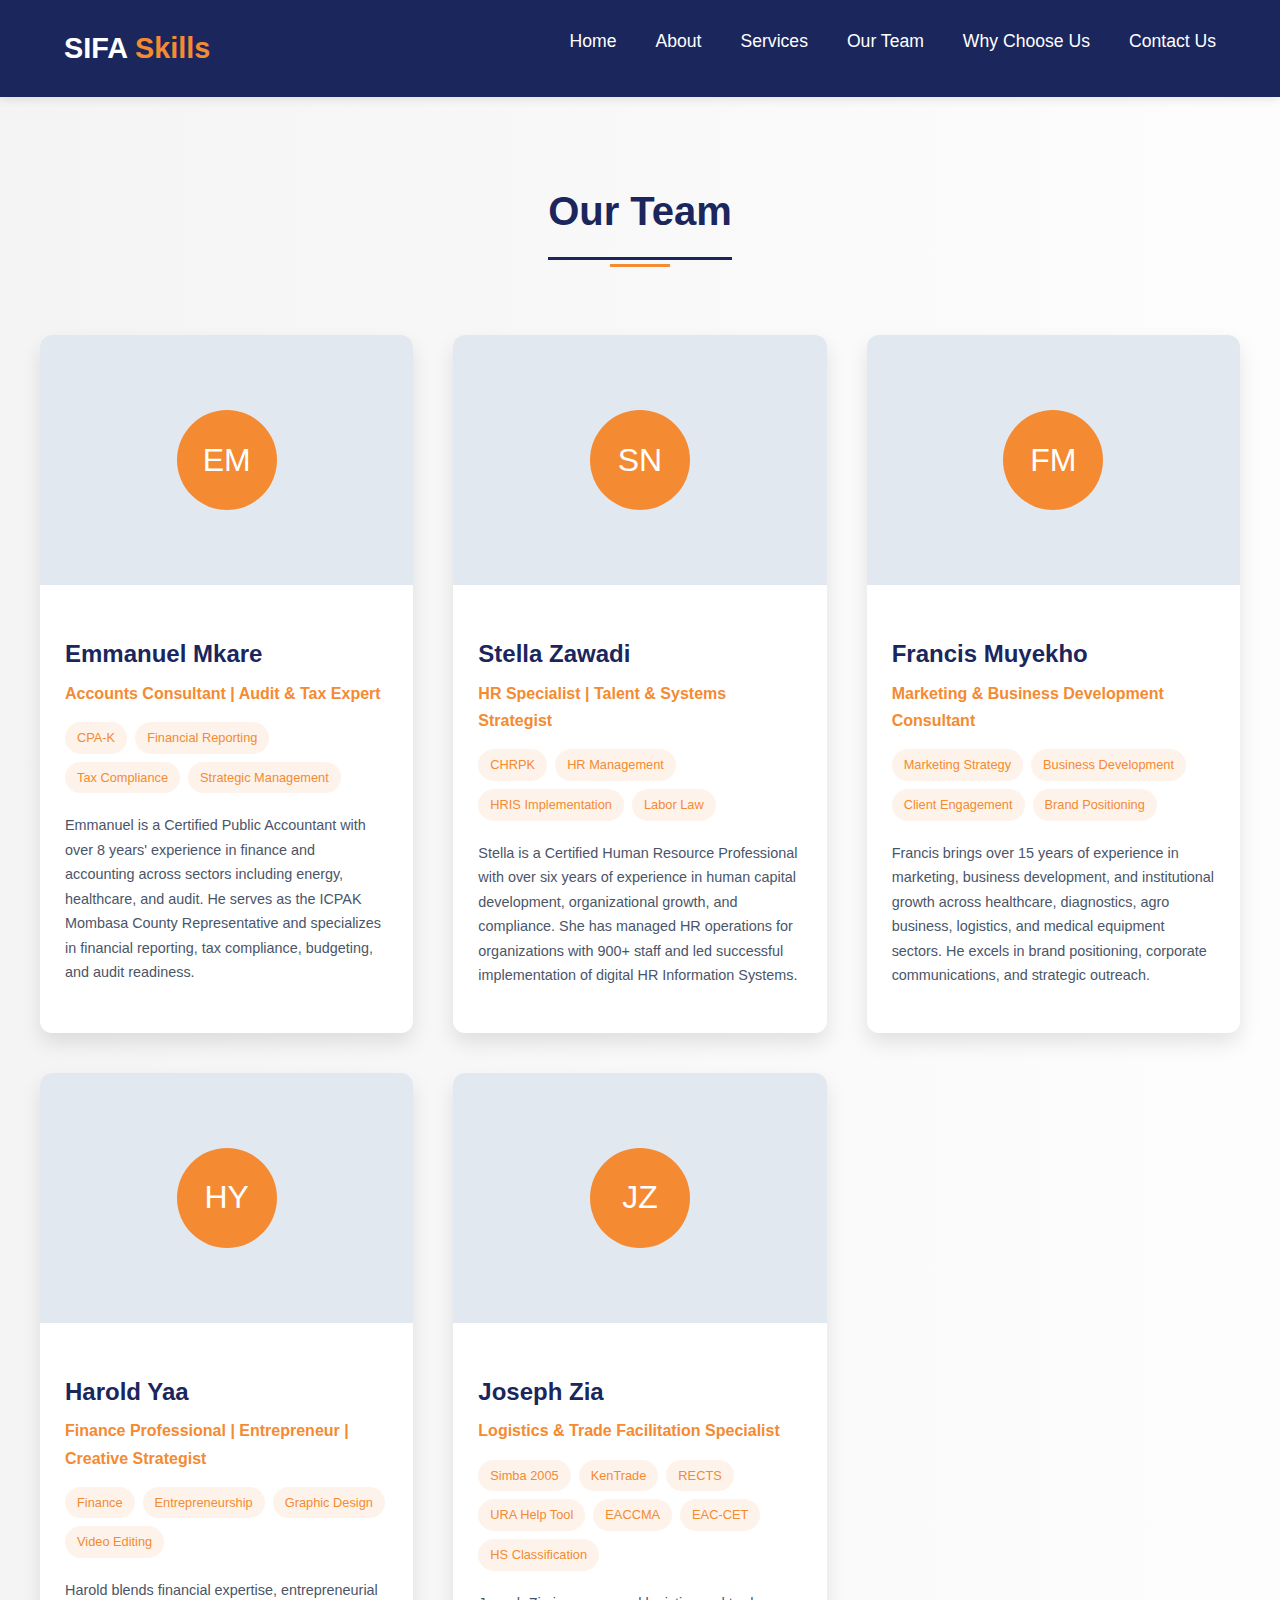
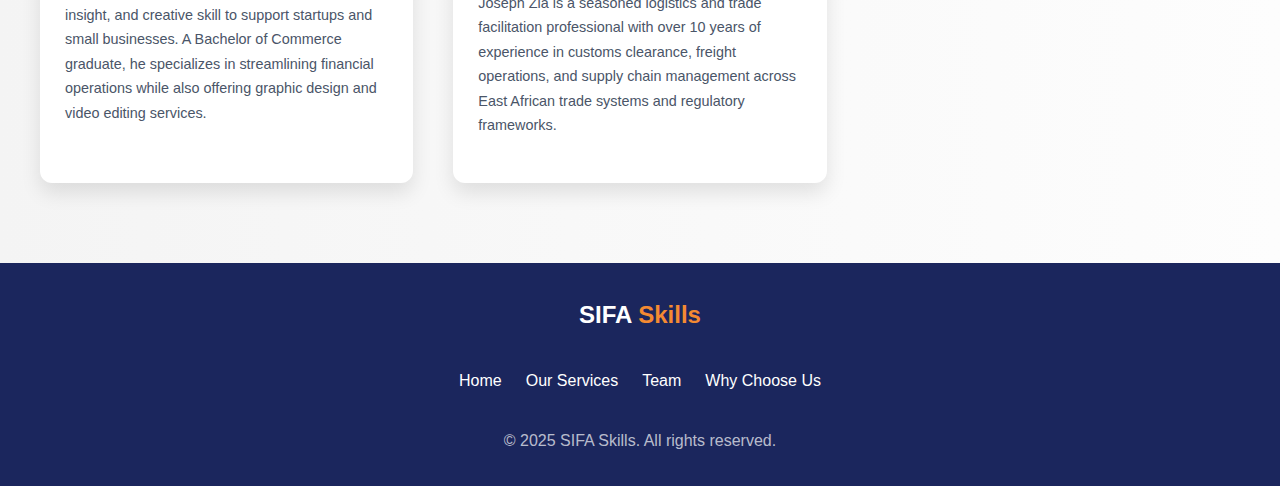
<file: team.html>
<!DOCTYPE html>
<html lang="en">
<head>
    <meta charset="UTF-8">
    <meta name="viewport" content="width=device-width, initial-scale=1.0">
    <link rel="stylesheet" href="style.css"/>
    <title>SifaSkills - Our Team</title>

</head>
<body>
        <!-- Header -->
    <header class="sifa-header">
        <div class="sifa-container">
            <nav class="sifa-navigation">
                <a href="#" class="sifa-logo">SIFA <span>Skills</span></a>
            <button class="hamburger" id="hamburger" aria-label="Toggle menu">
            <span class="bar"></span>
            <span class="bar"></span>
            <span class="bar"></span>
            </button>
                <ul class="sifa-nav-list">
                    <li class="sifa-nav-item"><a href="index.html" class="sifa-nav-link">Home</a></li>
                    <li class="sifa-nav-item"><a href="about.html" class="sifa-nav-link">About</a></li>
                    <li class="sifa-nav-item"><a href="services.html" class="sifa-nav-link">Services</a></li>
                    <li class="sifa-nav-item"><a href="team.html" class="sifa-nav-link">Our Team</a></li>                        
                    <li class="sifa-nav-item"><a href="Whyus.html" class="sifa-nav-link">Why Choose Us</a></li>
                    <li class="sifa-nav-item"><a href="contact.html" class="sifa-nav-link">Contact Us</a></li>                                    
                </ul>
            </nav>
        </div>
    </header>
    <!-- Team Members -->
    <section id="team-section" class="team-section">
        <div class="team-section-header">
            <h2 class="team-section-title">Our Team</h2>
        </div>
        
        <div class="team-members-container">
            <!-- Emmanuel Mkare -->
            <div class="team-member-card" id="team-member-emmanuel">
                <div class="team-member-image">
                    <div class="team-member-image-placeholder">EM</div>
                </div>
                <div class="team-member-content">
                    <h3 class="team-member-name">Emmanuel Mkare</h3>
                    <p class="team-member-role">Accounts Consultant | Audit & Tax Expert</p>
                    <div class="team-member-skills">
                        <span class="team-member-skill">CPA-K</span>
                        <span class="team-member-skill">Financial Reporting</span>
                        <span class="team-member-skill">Tax Compliance</span>
                        <span class="team-member-skill">Strategic Management</span>
                    </div>
                    <div class="team-member-description">
                        <p>Emmanuel is a Certified Public Accountant with over 8 years' experience in finance and accounting across sectors including energy, healthcare, and audit. He serves as the ICPAK Mombasa County Representative and specializes in financial reporting, tax compliance, budgeting, and audit readiness.</p>
                    </div>
                </div>
            </div>
            
            <!-- Stella Zawadi -->
            <div class="team-member-card" id="team-member-stella">
                <div class="team-member-image">
                    <div class="team-member-image-placeholder">SN</div>
                </div>
                <div class="team-member-content">
                    <h3 class="team-member-name">Stella Zawadi</h3>
                    <p class="team-member-role">HR Specialist | Talent & Systems Strategist</p>
                    <div class="team-member-skills">
                        <span class="team-member-skill">CHRPK</span>
                        <span class="team-member-skill">HR Management</span>
                        <span class="team-member-skill">HRIS Implementation</span>
                        <span class="team-member-skill">Labor Law</span>
                    </div>
                    <div class="team-member-description">
                        <p>Stella is a Certified Human Resource Professional with over six years of experience in human capital development, organizational growth, and compliance. She has managed HR operations for organizations with 900+ staff and led successful implementation of digital HR Information Systems.</p>
                    </div>
                </div>
            </div>
            
            <!-- Francis Muyekho -->
            <div class="team-member-card" id="team-member-francis">
                <div class="team-member-image">
                    <div class="team-member-image-placeholder">FM</div>
                </div>
                <div class="team-member-content">
                    <h3 class="team-member-name">Francis Muyekho</h3>
                    <p class="team-member-role">Marketing & Business Development Consultant</p>
                    <div class="team-member-skills">
                        <span class="team-member-skill">Marketing Strategy</span>
                        <span class="team-member-skill">Business Development</span>
                        <span class="team-member-skill">Client Engagement</span>
                        <span class="team-member-skill">Brand Positioning</span>
                    </div>
                    <div class="team-member-description">
                        <p>Francis brings over 15 years of experience in marketing, business development, and institutional growth across healthcare, diagnostics, agro business, logistics, and medical equipment sectors. He excels in brand positioning, corporate communications, and strategic outreach.</p>
                    </div>
                </div>
            </div>
            
            <!-- Harold Yaa -->
            <div class="team-member-card" id="team-member-harold">
                <div class="team-member-image">
                    <div class="team-member-image-placeholder">HY</div>
                </div>
                <div class="team-member-content">
                    <h3 class="team-member-name">Harold Yaa</h3>
                    <p class="team-member-role">Finance Professional | Entrepreneur | Creative Strategist</p>
                    <div class="team-member-skills">
                        <span class="team-member-skill">Finance</span>
                        <span class="team-member-skill">Entrepreneurship</span>
                        <span class="team-member-skill">Graphic Design</span>
                        <span class="team-member-skill">Video Editing</span>
                    </div>
                    <div class="team-member-description">
                        <p>Harold blends financial expertise, entrepreneurial insight, and creative skill to support startups and small businesses. A Bachelor of Commerce graduate, he specializes in streamlining financial operations while also offering graphic design and video editing services.</p>
                    </div>
                </div>
            </div>
                        <!-- Joseph Zia -->
            <div class="team-member-card" id="team-member-joseph">
                <div class="team-member-image">
                    <div class="team-member-image-placeholder">JZ</div>
                </div>
    
                <div class="team-member-content">
                    <h3 class="team-member-name">Joseph Zia</h3>
                    <p class="team-member-role">Logistics & Trade Facilitation Specialist</p>
                    <div class="team-member-skills">
                        <span class="team-member-skill">Simba 2005</span>
                        <span class="team-member-skill">KenTrade</span>
                        <span class="team-member-skill">RECTS</span>
                        <span class="team-member-skill">URA Help Tool</span>
                        <span class="team-member-skill">EACCMA</span>
                        <span class="team-member-skill">EAC-CET</span>
                        <span class="team-member-skill">HS Classification</span>
                    </div>
                    <div class="team-member-description">
                        <p>Joseph Zia is a seasoned logistics and trade facilitation professional with over 10 years of experience in customs clearance, freight operations, and supply chain management across East African trade systems and regulatory frameworks.</p>

                    </div>
                </div>
            </div>
   
        </div>
        </section>
                
        <!-- Footer -->
    <footer class="sifa-footer">
        <div class="sifa-container">
            <div class="sifa-footer-container">
                <div class="sifa-footer-logo">SIFA <span>Skills</span></div>
                <div class="sifa-footer-links">
                    <a href="#" class="sifa-footer-link">Home</a>
                    <a href="#" class="sifa-footer-link">Our Services</a>
                    <a href="#" class="sifa-footer-link">Team</a>
                    <a href="#" class="sifa-footer-link">Why Choose Us </a>
                </div>
                <div class="sifa-copyright">© 2025 SIFA Skills. All rights reserved.</div>
            </div>
        </div>
    </footer>
        <script src="script.js"></script>
</body>
</html>
</file>
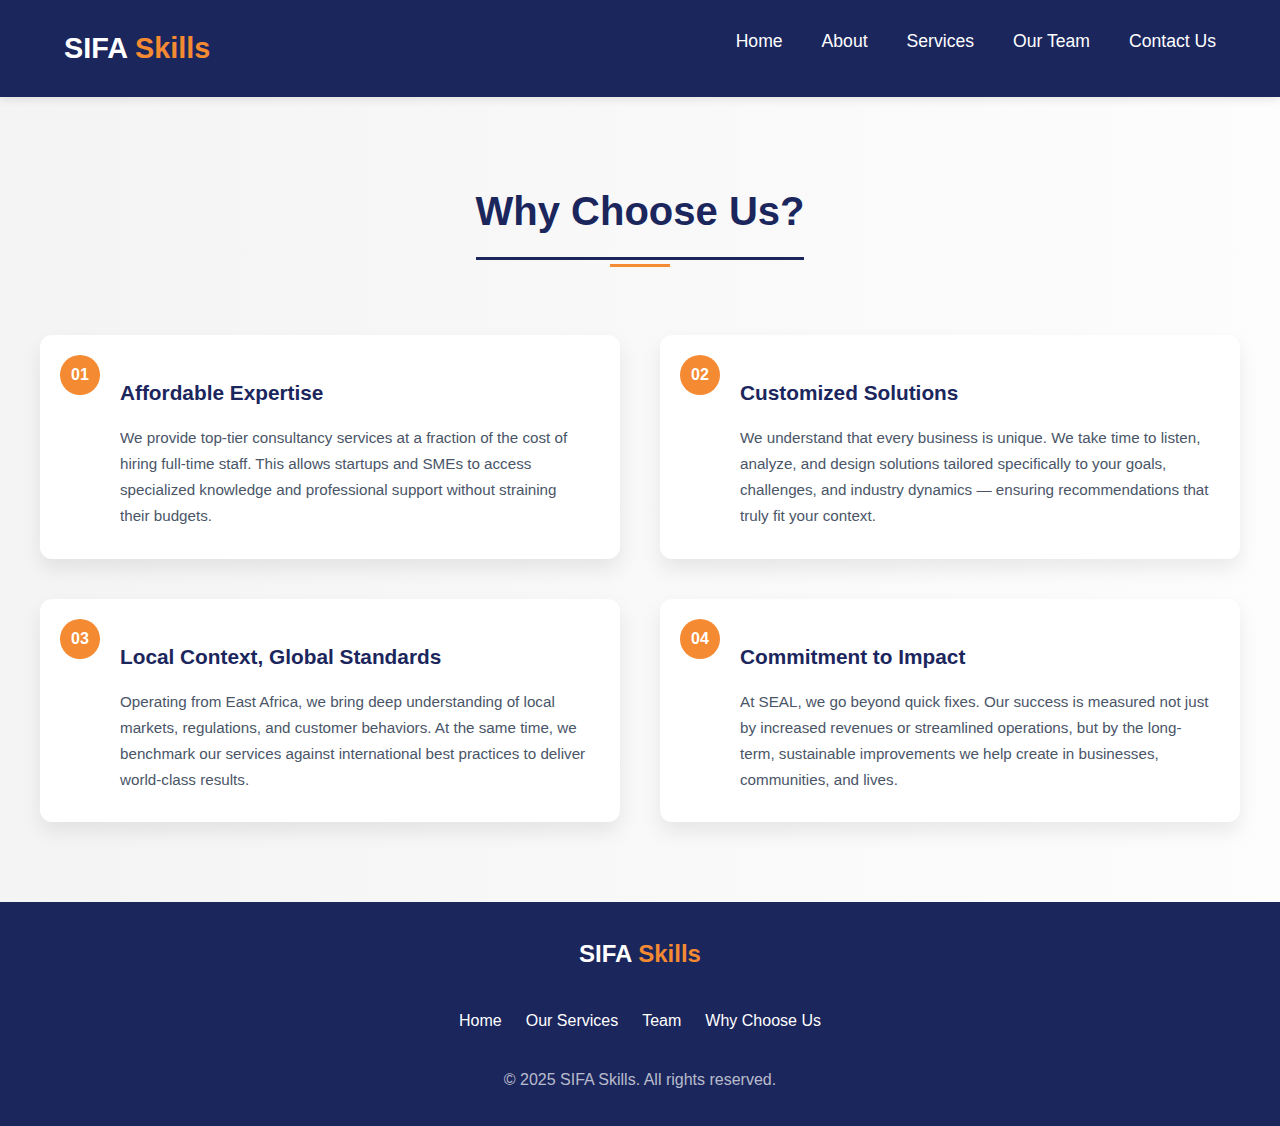
<file: Whyus.html>
<!DOCTYPE html>
<html lang="en">
<head>
    <meta charset="UTF-8">
    <meta name="viewport" content="width=device-width, initial-scale=1.0">
    <title>SifaSkills - Why Choose Us</title>
    <link rel="stylesheet" href="style.css">
</head>
<body>
    <!-- Header -->
    <header class="sifa-header">
        <div class="sifa-container">
            <nav class="sifa-navigation">
                <a href="#" class="sifa-logo">SIFA <span>Skills</span></a>
            <button class="hamburger" id="hamburger" aria-label="Toggle menu">
            <span class="bar"></span>
            <span class="bar"></span>
            <span class="bar"></span>
            </button>
                <ul class="sifa-nav-list">
                    <li class="sifa-nav-item"><a href="index.html" class="sifa-nav-link">Home</a></li>
                    <li class="sifa-nav-item"><a href="about.html" class="sifa-nav-link">About</a></li>
                    <li class="sifa-nav-item"><a href="services.html" class="sifa-nav-link">Services</a></li>
                    <li class="sifa-nav-item"><a href="team.html" class="sifa-nav-link">Our Team</a></li>                        
                    <li class="sifa-nav-item"><a href="contact.html" class="sifa-nav-link">Contact Us</a></li>                                    
                </ul>
            </nav>
        </div>
    </header>
    <section id="advantages-section" class="advantages-section">
        <div class="advantages-header">
            <h2 class="advantages-title">Why Choose Us?</h2>
        </div>
        
        <div class="advantages-grid">
            <!-- Advantage 1 -->
            <div class="advantage-card" id="advantage-affordable">
                <div class="advantage-number">01</div>
                <div class="advantage-content">
                    <h3 class="advantage-title">Affordable Expertise</h3>
                    <p class="advantage-description">
                        We provide top-tier consultancy services at a fraction of the cost of hiring full-time staff. This allows startups and SMEs to access specialized knowledge and professional support without straining their budgets.
                    </p>
                </div>
            </div>
            
            <!-- Advantage 2 -->
            <div class="advantage-card" id="advantage-customized">
                <div class="advantage-number">02</div>
                <div class="advantage-content">
                    <h3 class="advantage-title">Customized Solutions</h3>
                    <p class="advantage-description">
                        We understand that every business is unique. We take time to listen, analyze, and design solutions tailored specifically to your goals, challenges, and industry dynamics — ensuring recommendations that truly fit your context.
                    </p>
                </div>
            </div>
            
            <!-- Advantage 3 -->
            <div class="advantage-card" id="advantage-global">
                <div class="advantage-number">03</div>
                <div class="advantage-content">
                    <h3 class="advantage-title">Local Context, Global Standards</h3>
                    <p class="advantage-description">
                        Operating from East Africa, we bring deep understanding of local markets, regulations, and customer behaviors. At the same time, we benchmark our services against international best practices to deliver world-class results.
                    </p>
                </div>
            </div>
            
            <!-- Advantage 4 -->
            <div class="advantage-card" id="advantage-impact">
                <div class="advantage-number">04</div>
                <div class="advantage-content">
                    <h3 class="advantage-title">Commitment to Impact</h3>
                    <p class="advantage-description">
                        At SEAL, we go beyond quick fixes. Our success is measured not just by increased revenues or streamlined operations, but by the long-term, sustainable improvements we help create in businesses, communities, and lives.
                    </p>
                </div>
            </div>
        </div>
    </section>
     <!-- Footer -->
    <footer class="sifa-footer">
        <div class="sifa-container">
            <div class="sifa-footer-container">
                <div class="sifa-footer-logo">SIFA <span>Skills</span></div>
                <div class="sifa-footer-links">
                    <a href="#" class="sifa-footer-link">Home</a>
                    <a href="#" class="sifa-footer-link">Our Services</a>
                    <a href="#" class="sifa-footer-link">Team</a>
                    <a href="#" class="sifa-footer-link">Why Choose Us </a>
                </div>
                <div class="sifa-copyright">© 2025 SIFA Skills. All rights reserved.</div>
            </div>
        </div>
    </footer>
    <script src="script.js"></script>
</body>
</html>
</file>
<file: style.css>
/* Global Styles with New Color Palette */
:root {
    --sifa-primary: #1b265d;
    --sifa-secondary: #f48a32;
    --sifa-accent: #8c18a9;
    --sifa-white: #ffffff;
    --sifa-dark: #1b265d;
    --sifa-light: #ffffff;
    --sifa-success: #28a745;
    --sifa-error: #dc3545;
}

* {
    margin: 0;
    padding: 0;
    box-sizing: border-box;
    font-family: 'Segoe UI', Tahoma, Geneva, Verdana, sans-serif;
}

body {
    background-color: #f5f7fa;
    color: #333;
    line-height: 1.6;
}
 /* Header Styles */
.sifa-header {
    background-color: var(--sifa-primary);
    padding: 1.5rem 0;
    box-shadow: 0 2px 10px rgba(0, 0, 0, 0.1);
}

.sifa-container {
    width: 90%;
    max-width: 1200px;
    margin: 0 auto;
}

.sifa-navigation {
    display: flex;
    justify-content: space-between;
    align-items: center;
    position: relative; /* ADD THIS - Very important for mobile menu positioning */
}

.sifa-logo {
    color: var(--sifa-white);
    font-size: 1.8rem;
    font-weight: bold;
    text-decoration: none;
}

.sifa-logo span {
    color: var(--sifa-secondary);
}

.sifa-nav-list {
    display: flex;
    list-style: none;
    margin: 0; /* Add this */
    padding: 0; /* Add this */
}

.sifa-nav-item {
    margin-left: 1.5rem;
}

.sifa-nav-link {
    color: var(--sifa-white);
    text-decoration: none;
    font-weight: 500;
    transition: all 0.3s ease;
}

.sifa-nav-link:hover {
    color: var(--sifa-secondary);
}

/* Hamburger Styles */
.hamburger {
    display: none;
    flex-direction: column;
    justify-content: space-between;
    width: 28px;
    height: 21px;
    background: none;
    border: none;
    cursor: pointer;
    z-index: 1001;
    padding: 0;
}

.hamburger .bar {
    height: 3px;
    width: 100%;
    background-color: #ffffff;
    border-radius: 10px;
    transition: all 0.3s ease;
}

/* Hamburger Animation */
.hamburger.active .bar:nth-child(1) {
    transform: rotate(45deg) translate(5px, 5px);
}

.hamburger.active .bar:nth-child(2) {
    opacity: 0;
}

.hamburger.active .bar:nth-child(3) {
    transform: rotate(-45deg) translate(5px, -5px);
}

@media (max-width: 768px) {
    .hamburger {
        display: flex !important;
    }
    
    .sifa-nav-list {
        display: none !important;
        position: absolute !important;
        top: 100% !important;
        left: 0 !important;
        right: 0 !important; /* Add this for full width */
        width: auto !important; /* Change from 100% to auto */
        flex-direction: column !important;
        background-color: #1b265d !important;
        border-top: 1px solid #8c18a9 !important;
        z-index: 999 !important;
        padding: 0 !important;
        margin: 0 !important;
        list-style: none !important;
        box-shadow: 0 4px 6px rgba(0, 0, 0, 0.1) !important;
    }
    
    .sifa-nav-list.show {
        display: flex !important;
    }
    
    .sifa-nav-item {
        padding: 0 !important;
        text-align: center !important;
        border-bottom: 1px solid #8c18a9 !important;
        transition: background-color 0.3s ease !important;
        margin-left: 0 !important; /* Reset the desktop margin */
        margin: 0 !important;
    }
    
    .sifa-nav-item:last-child {
        border-bottom: none !important;
    }
    
    .sifa-nav-item:hover {
        background-color: rgba(244, 138, 50, 0.1) !important;
    }
    
    .sifa-nav-link {
        color: #ffffff !important;
        text-decoration: none !important;
        display: block !important;
        width: 100% !important;
        padding: 1rem !important;
        transition: color 0.3s ease !important;
        font-weight: 500 !important;
    }
    
    .sifa-nav-link:hover {
        color: #f48a32 !important;
    }
}
/* Main Content Styles */
.sifa-main {
    padding: 3rem 0;
}

.sifa-contact-wrapper {
    background-color: var(--sifa-white);
    border-radius: 8px;
    box-shadow: 0 5px 15px rgba(0, 0, 0, 0.05);
    overflow: hidden;
    display: flex;
    flex-wrap: wrap;
}

.sifa-contact-info {
    flex: 1;
    min-width: 300px;
    background-color: var(--sifa-primary);
    color: var(--sifa-white);
    padding: 3rem 2rem;
}

.sifa-contact-title {
    font-size: 2rem;
    margin-bottom: 1.5rem;
    position: relative;
}

.sifa-contact-title::after {
    content: '';
    display: block;
    width: 60px;
    height: 4px;
    background-color: var(--sifa-secondary);
    margin-top: 0.8rem;
}

.sifa-contact-text {
    margin-bottom: 2rem;
    font-size: 1.1rem;
    line-height: 1.8;
}

.sifa-contact-details {
    list-style: none;
    margin-bottom: 2rem;
}

.sifa-contact-item {
    display: flex;
    align-items: center;
    margin-bottom: 1rem;
}

.sifa-contact-icon {
    margin-right: 1rem;
    width: 20px;
    height: 20px;
}

.sifa-social-links {
    display: flex;
    gap: 1rem;
}

.sifa-social-link {
    display: inline-flex;
    align-items: center;
    justify-content: center;
    width: 40px;
    height: 40px;
    border-radius: 50%;
    background-color: rgba(255, 255, 255, 0.1);
    color: var(--sifa-white);
    transition: all 0.3s ease;
    text-decoration: none;
}

.sifa-social-link:hover {
    background-color: var(--sifa-secondary);
    transform: translateY(-3px);
}

/* Form Styles */
.sifa-contact-form-container {
    flex: 2;
    min-width: 350px;
    padding: 3rem 2rem;
}

.sifa-form-title {
    font-size: 1.8rem;
    margin-bottom: 2rem;
    color: var(--sifa-dark);
}

.sifa-contact-form {
    display: grid;
    grid-template-columns: 1fr 1fr;
    gap: 1.5rem;
}

.sifa-form-group {
    position: relative;
}

.sifa-form-group-full {
    grid-column: 1 / -1;
}

.sifa-form-label {
    display: block;
    margin-bottom: 0.5rem;
    font-weight: 500;
    color: var(--sifa-dark);
}

.sifa-form-input,
.sifa-form-textarea,
.sifa-form-select {
    width: 100%;
    padding: 0.8rem 1rem;
    border: 1px solid #ddd;
    border-radius: 4px;
    font-size: 1rem;
    transition: all 0.3s ease;
}

.sifa-form-input:focus,
.sifa-form-textarea:focus,
.sifa-form-select:focus {
    border-color: var(--sifa-secondary);
    box-shadow: 0 0 0 3px rgba(244, 138, 50, 0.2);
    outline: none;
}

.sifa-form-textarea {
    resize: vertical;
    min-height: 150px;
}

.sifa-submit-btn {
    grid-column: 1 / -1;
    background-color: var(--sifa-primary);
    color: var(--sifa-white);
    border: none;
    border-radius: 4px;
    padding: 0.8rem 1.5rem;
    font-size: 1rem;
    font-weight: 600;
    cursor: pointer;
    transition: all 0.3s ease;
    margin-top: 0.5rem;
}

.sifa-submit-btn:hover {
    background-color: var(--sifa-secondary);
    transform: translateY(-2px);
}

.sifa-submit-btn:active {
    transform: translateY(0);
}

/* Footer Styles */
.sifa-footer {
    background-color: var(--sifa-primary);
    color: var(--sifa-white);
    padding: 2rem 0;
    text-align: center;
}

.sifa-footer-container {
    display: flex;
    flex-direction: column;
    align-items: center;
}

.sifa-footer-logo {
    font-size: 1.5rem;
    font-weight: bold;
    margin-bottom: 1rem;
}

.sifa-footer-logo span {
    color: var(--sifa-secondary);
}

.sifa-footer-links {
    display: flex;
    gap: 1.5rem;
    margin: 1rem 0;
}

.sifa-footer-link {
    color: var(--sifa-white);
    text-decoration: none;
    transition: all 0.3s ease;
}

.sifa-footer-link:hover {
    color: var(--sifa-secondary);
}

.sifa-copyright {
    margin-top: 1rem;
    color: rgba(255, 255, 255, 0.7);
}

/* Hero Section Styles */
body {
    font-family: "Segoe UI", Tahoma, Geneva, Verdana, sans-serif;
    line-height: 1.7;
    margin: 0;
    padding: 0;
    background: linear-gradient(to right, #f4f4f4, #fdfdfd);
    color: #2c2c2c;
}

.hero-container {
    background: linear-gradient(rgba(27, 38, 93, 0.8), rgba(27, 38, 93, 0.9)), url('/api/placeholder/1600/800') no-repeat center;
    background-size: cover;
    color: var(--sifa-white);
    padding: 120px 40px;
    text-align: center;
}

.hero-title {
    font-size: 3.5rem;
    margin-bottom: 20px;
    text-shadow: 1px 1px 3px rgba(0, 0, 0, 0.3);
}

.hero-subtitle {
    font-size: 1.6rem;
    max-width: 800px;
    margin: 0 auto 40px;
    font-weight: 300;
}

.hero-cta {
    display: inline-block;
    padding: 14px 32px;
    background-color: var(--sifa-secondary);
    color: var(--sifa-white);
    text-decoration: none;
    border-radius: 6px;
    font-weight: 600;
    font-size: 1.1rem;
    transition: all 0.3s ease;
    text-transform: uppercase;
    letter-spacing: 1px;
}

.hero-cta:hover {
    background-color: var(--sifa-accent);
    transform: translateY(-3px);
    box-shadow: 0 10px 20px rgba(0, 0, 0, 0.15);
}

.main-content {
    max-width: 1200px;
    margin: 0 auto;
    padding: 60px 40px;
}

.content-section {
    margin-bottom: 60px;
}

.section-title {
    color: var(--sifa-primary);
    font-size: 2.2rem;
    margin-bottom: 30px;
    position: relative;
    padding-bottom: 15px;
}

.section-title::after {
    content: "";
    position: absolute;
    bottom: 0;
    left: 0;
    width: 80px;
    height: 4px;
    background-color: var(--sifa-secondary);
}

.welcome-message {
    display: grid;
    grid-template-columns: 1fr 1fr;
    gap: 40px;
    align-items: center;
}

.welcome-text {
    font-size: 1.1rem;
}

.welcome-image {
    height: 400px;
    background: url('/api/placeholder/600/400') no-repeat center;
    background-size: cover;
    border-radius: 10px;
    box-shadow: 0 15px 30px rgba(0, 0, 0, 0.1);
}

.founding-story {
    background-color: #f5faff;
    padding: 50px;
    border-radius: 10px;
    box-shadow: 0 8px 20px rgba(0, 0, 0, 0.05);
    position: relative;
    overflow: hidden;
}

.founding-story::before {
    content: "";
    position: absolute;
    top: 0;
    left: 0;
    height: 100%;
    width: 6px;
    background-color: var(--sifa-primary);
}

.founding-story-content {
    font-size: 1.1rem;
}

.call-to-action {
    text-align: center;
    background: linear-gradient(to right, var(--sifa-primary), var(--sifa-accent));
    color: var(--sifa-white);
    padding: 80px 40px;
    margin-top: 80px;
    border-radius: 10px;
}

.cta-title {
    font-size: 2.4rem;
    margin-bottom: 20px;
}

.cta-text {
    font-size: 1.2rem;
    max-width: 800px;
    margin: 0 auto 30px;
}

.cta-buttons {
    display: flex;
    justify-content: center;
    gap: 20px;
}

.cta-button {
    padding: 12px 30px;
    border-radius: 5px;
    text-decoration: none;
    font-weight: 600;
    transition: all 0.3s ease;
}

.primary-button {
    background-color: var(--sifa-secondary);
    color: var(--sifa-white);
}

.primary-button:hover {
    background-color: var(--sifa-accent);
    transform: translateY(-2px);
}

.secondary-button {
    background-color: transparent;
    color: var(--sifa-white);
    border: 2px solid var(--sifa-white);
}

.secondary-button:hover {
    background-color: rgba(255, 255, 255, 0.1);
    transform: translateY(-2px);
}

/* About Us Section Styles */
:root {
    --primary-color: #1b265d;
    --secondary-color: #f48a32;
    --accent-color: #8c18a9;
    --light-bg: #ffffff;
    --dark-bg: #1b265d;
    --text-light: #ffffff;
    --text-dark: #1b265d;
    --spacing-sm: 0.5rem;
    --spacing-md: 1rem;
    --spacing-lg: 2rem;
    --spacing-xl: 3rem;
    --border-radius: 8px;
}

.container {
    max-width: 1200px;
    margin: 40px auto;
    background-color: var(--light-bg);
    border-radius: 12px;
    padding: 40px;
    box-shadow: 0 10px 30px rgba(0, 0, 0, 0.08);
}

section {
    margin-bottom: 50px;
}

h2 {
    color: var(--primary-color);
    font-size: 2rem;
    border-bottom: 3px solid var(--primary-color);
    padding-bottom: 12px;
    margin-top: 0;
}

h3 {
    color: var(--secondary-color);
    margin-top: 24px;
}

ul {
    padding-left: 0;
    list-style: none;
}

ul li {
    padding-left: 15px;
    margin-bottom: 14px;
    font-size: 1.1em;
    position: relative;
}

#sifaskills-vision-statements ul li::before,
#sifaskills-mission-statements ul li::before {
    content: "";
    position: absolute;
    left: 0;
    top: 12px;
    width: 6px;
    height: 6px;
    background-color: var(--secondary-color);
    border-radius: 50%;
}

.core-values-grid {
    display: grid;
    grid-template-columns: repeat(auto-fit, minmax(280px, 1fr));
    gap: 24px;
    margin-top: 24px;
}

.core-value-item {
    background-color: #f5faff;
    padding: 20px;
    border-radius: 10px;
    border-left: 6px solid var(--primary-color);
    box-shadow: 0 4px 12px rgba(0, 0, 0, 0.04);
    transition: transform 0.2s ease;
}

.core-value-item:hover {
    transform: translateY(-4px);
}

.core-value-item strong {
    color: var(--primary-color);
    font-size: 1.3em;
    display: block;
    margin-bottom: 6px;
}

.approach-streams {
    display: flex;
    justify-content: space-between;
    flex-wrap: wrap;
    gap: 20px;
    margin-top: 30px;
}

.approach-stream {
    flex: 1 1 45%;
    background: #e9f3fb;
    border-left: 5px solid var(--secondary-color);
    border-radius: 8px;
    padding: 20px;
    text-align: center;
    box-shadow: 0 6px 16px rgba(0, 0, 0, 0.05);
    position: relative;
    padding-bottom: 50px;
}

.approach-stream h4 {
    color: var(--accent-color);
    margin: 0;
    font-size: 1.2em;
}

.learn-more-link {
    position: absolute;
    bottom: 15px;
    left: 0;
    right: 0;
    text-align: center;
}

.learn-more-link a {
    display: inline-block;
    padding: 8px 20px;
    background-color: var(--primary-color);
    color: var(--text-light);
    text-decoration: none;
    border-radius: 5px;
    font-weight: 500;
    transition: all 0.3s ease;
}

.learn-more-link a:hover {
    background-color: var(--secondary-color);
    transform: translateY(-2px);
    box-shadow: 0 4px 8px rgba(0, 0, 0, 0.1);
}

/* Services Section Styles */
#services {
    padding: var(--spacing-xl) 0;
}

.services-container {
    display: grid;
    grid-template-columns: repeat(auto-fit, minmax(300px, 1fr));
    gap: var(--spacing-lg);
}

.service-category {
    background-color: var(--light-bg);
    border-radius: var(--border-radius);
    overflow: hidden;
    box-shadow: 0 5px 15px rgba(0, 0, 0, 0.1);
    transition: transform 0.3s ease, box-shadow 0.3s ease;
}

.service-category:hover {
    transform: translateY(-5px);
    box-shadow: 0 15px 30px rgba(0, 0, 0, 0.15);
}

.service-header {
    background-color: var(--primary-color);
    color: var(--text-light);
    padding: var(--spacing-md);
    position: relative;
}

.service-header h3 {
    font-size: 1.5rem;
    margin-bottom: var(--spacing-sm);
    color: var(--text-light);
}

.service-header p {
    font-size: 0.9rem;
    opacity: 0.8;
}

.service-body {
    padding: var(--spacing-lg);
}

.service-item {
    margin-bottom: var(--spacing-md);
    padding-bottom: var(--spacing-md);
    border-bottom: 1px solid #eee;
}

.service-item:last-child {
    margin-bottom: 0;
    padding-bottom: 0;
    border-bottom: none;
}

.service-item h4 {
    color: var(--primary-color);
    margin-bottom: var(--spacing-sm);
    display: flex;
    align-items: center;
}

.service-item h4::before {
    content: '→';
    color: var(--secondary-color);
    margin-right: var(--spacing-sm);
    font-weight: bold;
}

.service-item p {
    font-size: 0.9rem;
    color: #666;
}

/* Category-specific styling with new colors */
#student-skills .service-header {
    background-color: var(--primary-color);
}

#business-finance .service-header {
    background-color: var(--secondary-color);
}

#tech-creative .service-header {
    background-color: var(--accent-color);
}

#life-skills .service-header {
    background-color: var(--primary-color);
}

#practical-exposure .service-header {
    background-color: var(--secondary-color);
}

#strategy-growth .service-header {
    background-color: var(--accent-color);
}

#financial-accounting .service-header {
    background-color: var(--primary-color);
}

#human-resource .service-header {
    background-color: var(--secondary-color);
}

#operational-excellence .service-header {
    background-color: var(--accent-color);
}

#marketing-branding .service-header {
    background-color: var(--primary-color);
}

#legal-admin .service-header {
    background-color: var(--secondary-color);
}

/* Team Section Styles */
.team-section {
    padding: 80px 0;
    max-width: 1200px;
    margin: 0 auto;
}

.team-section-header {
    text-align: center;
    margin-bottom: 60px;
}

.team-section-title {
    font-size: 2.5rem;
    color: var(--primary-color);
    margin-bottom: 15px;
    position: relative;
    display: inline-block;
}

.team-section-title::after {
    content: '';
    position: absolute;
    width: 60px;
    height: 3px;
    background-color: var(--secondary-color);
    bottom: -10px;
    left: 50%;
    transform: translateX(-50%);
}

.team-members-container {
    display: grid;
    grid-template-columns: repeat(auto-fill, minmax(300px, 1fr));
    gap: 40px;
}

.team-member-card {
    background-color: var(--light-bg);
    border-radius: 12px;
    overflow: hidden;
    box-shadow: 0 10px 20px rgba(0, 0, 0, 0.1);
    transition: transform 0.3s ease, box-shadow 0.3s ease;
}

.team-member-card:hover {
    transform: translateY(-10px);
    box-shadow: 0 15px 30px rgba(0, 0, 0, 0.15);
}

.team-member-image {
    width: 100%;
    height: 250px;
    background-color: #e2e8f0;
    display: flex;
    align-items: center;
    justify-content: center;
}

.team-member-image-placeholder {
    width: 100px;
    height: 100px;
    background-color: var(--secondary-color);
    border-radius: 50%;
    display: flex;
    align-items: center;
    justify-content: center;
    color: var(--text-light);
    font-size: 2rem;
}

.team-member-content {
    padding: 25px;
}

.team-member-name {
    font-size: 1.5rem;
    font-weight: 700;
    color: var(--primary-color);
    margin-bottom: 5px;
}

.team-member-role {
    font-size: 1rem;
    color: var(--secondary-color);
    font-weight: 600;
    margin-bottom: 15px;
}

.team-member-description {
    font-size: 0.9rem;
    color: #4a5568;
    margin-bottom: 20px;
}

.team-member-skills {
    display: flex;
    flex-wrap: wrap;
    gap: 8px;
    margin-bottom: 20px;
}

.team-member-skill {
    background-color: rgba(244, 138, 50, 0.1);
    color: var(--secondary-color);
    padding: 5px 12px;
    border-radius: 20px;
    font-size: 0.8rem;
    font-weight: 500;
}

.team-contact-footer {
    background-color: #f5f7fa;
    padding: 30px 0;
    text-align: center;
    margin-top: 50px;
}

.team-contact-info {
    display: flex;
    justify-content: center;
    gap: 30px;
    flex-wrap: wrap;
}

.team-contact-item {
    display: flex;
    align-items: center;
    gap: 8px;
    color: #4a5568;
    font-size: 0.9rem;
}

.team-contact-item a {
    color: var(--secondary-color);
    text-decoration: none;
    transition: color 0.3s ease;
}

.team-contact-item a:hover {
    color: var(--primary-color);
}

/* Why Choose Us Section Styles */
.advantages-section {
    padding: 80px 0;
    max-width: 1200px;
    margin: 0 auto;
}

.advantages-header {
    text-align: center;
    margin-bottom: 60px;
}

.advantages-title {
    font-size: 2.5rem;
    color: var(--primary-color);
    margin-bottom: 15px;
    position: relative;
    display: inline-block;
}

.advantages-title::after {
    content: '';
    position: absolute;
    width: 60px;
    height: 3px;
    background-color: var(--secondary-color);
    bottom: -10px;
    left: 50%;
    transform: translateX(-50%);
}

.advantages-grid {
    display: grid;
    grid-template-columns: repeat(2, 1fr);
    gap: 40px;
}

.advantage-card {
    background-color: var(--light-bg);
    border-radius: 12px;
    overflow: hidden;
    box-shadow: 0 10px 20px rgba(0, 0, 0, 0.08);
    transition: transform 0.3s ease, box-shadow 0.3s ease;
    padding: 30px;
    position: relative;
}

.advantage-card:hover {
    transform: translateY(-5px);
    box-shadow: 0 15px 30px rgba(0, 0, 0, 0.12);
}

.advantage-number {
    position: absolute;
    top: 20px;
    left: 20px;
    background-color: var(--secondary-color);
    color: var(--text-light);
    width: 40px;
    height: 40px;
    border-radius: 50%;
    display: flex;
    align-items: center;
    justify-content: center;
    font-weight: bold;
    font-size: 1rem;
}

.advantage-content {
    padding-left: 30px;
}

.advantage-title {
    font-size: 1.3rem;
    font-weight: 700;
    color: var(--primary-color);
    margin-bottom: 15px;
    margin-top: 10px;
    padding-left: 20px;
}

.advantage-description {
    font-size: 0.95rem;
    color: #4a5568;
    padding-left: 20px;
}

/* Responsive Styles */
@media (max-width: 768px) {
    .sifa-nav-list {
        display: none;
    }
    
    .sifa-contact-form {
        grid-template-columns: 1fr;
    }
    
    .welcome-message {
        grid-template-columns: 1fr;
    }
    
    .hero-title {
        font-size: 2.5rem;
    }
    
    .hero-subtitle {
        font-size: 1.3rem;
    }
    
    .cta-buttons,
    .approach-streams {
        flex-direction: column;
    }
    
    .approach-stream,
    .advantages-grid {
        flex: 1 1 100%;
        grid-template-columns: 1fr;
    }
    
    .services-container {
        grid-template-columns: 1fr;
    }
    
    .service-body {
        padding: var(--spacing-md);
    }
    
    .team-section,
    .advantages-section {
        padding: 40px 20px;
    }
    
    .team-section-title,
    .advantages-title {
        font-size: 2rem;
    }
    
    .team-members-container {
        grid-template-columns: repeat(auto-fill, minmax(250px, 1fr));
        gap: 30px;
    }
    
    .container {
        padding: 20px;
    }
}
</file>
